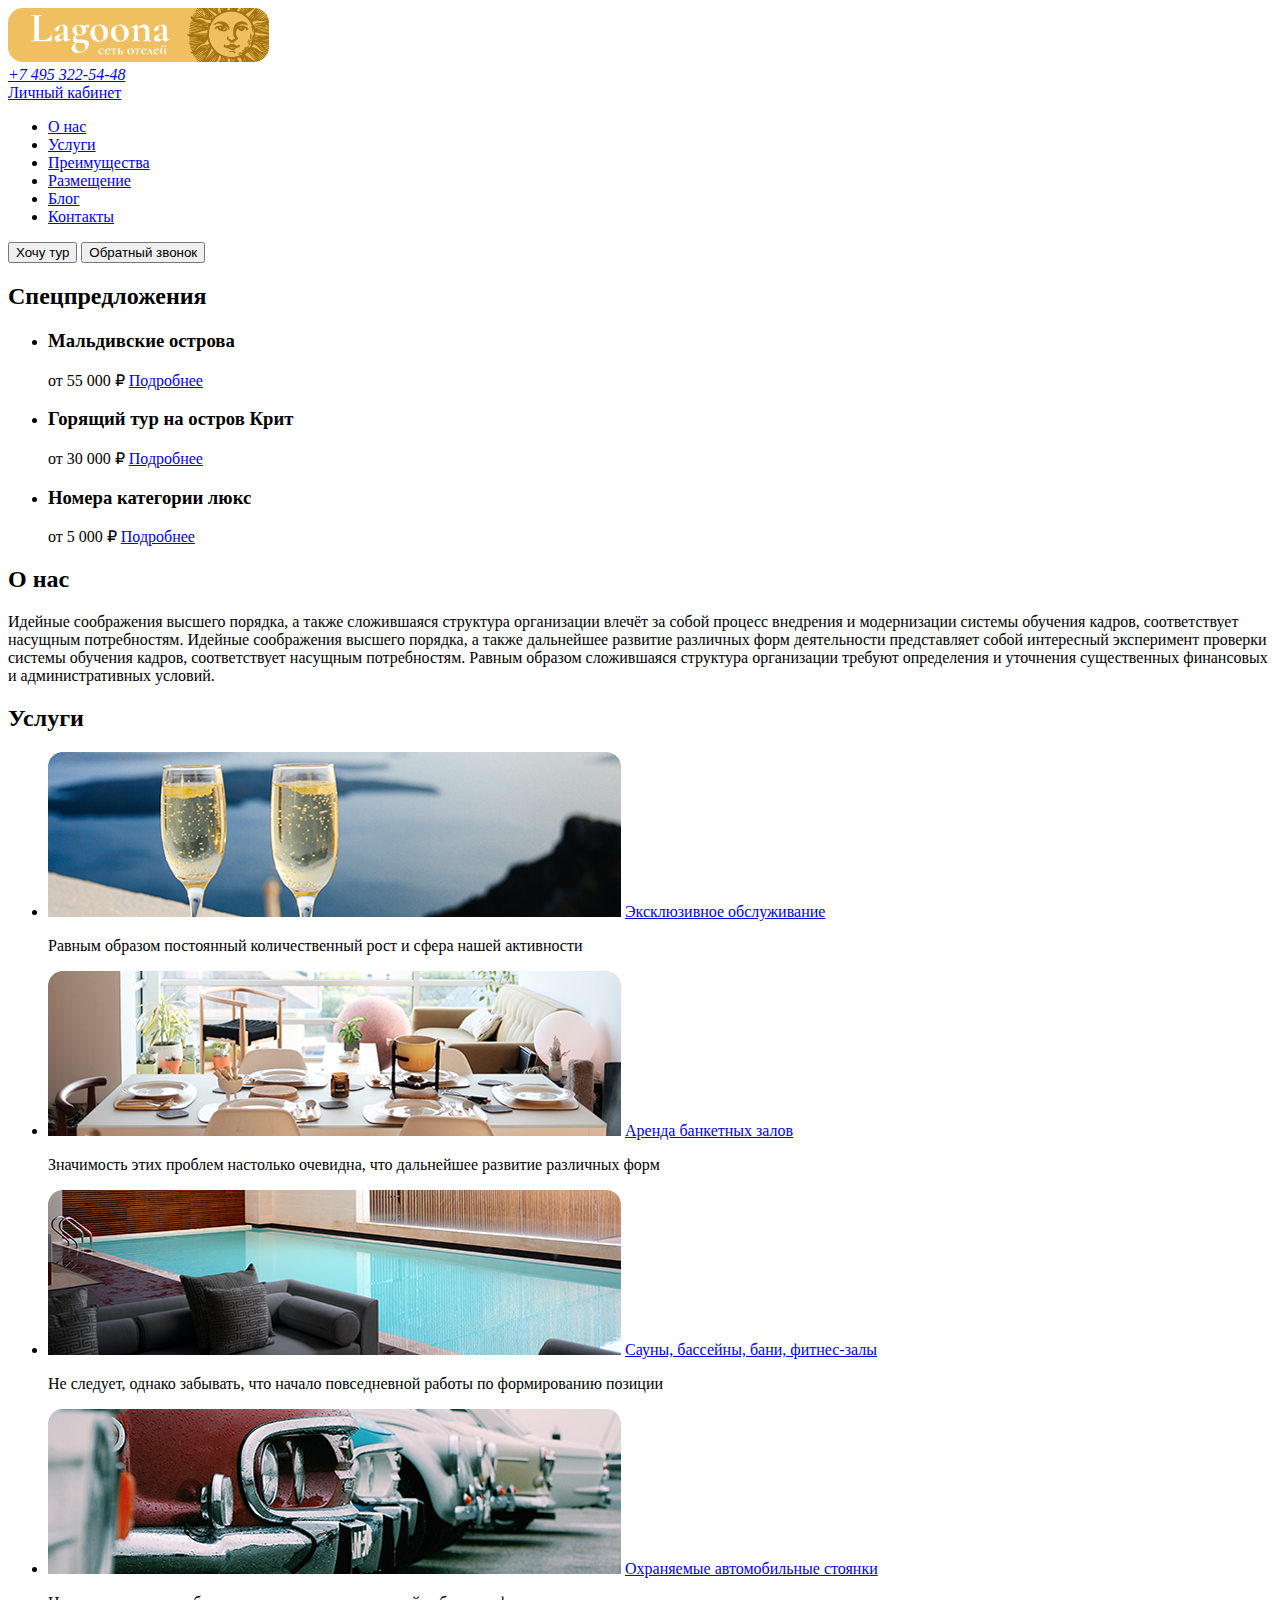
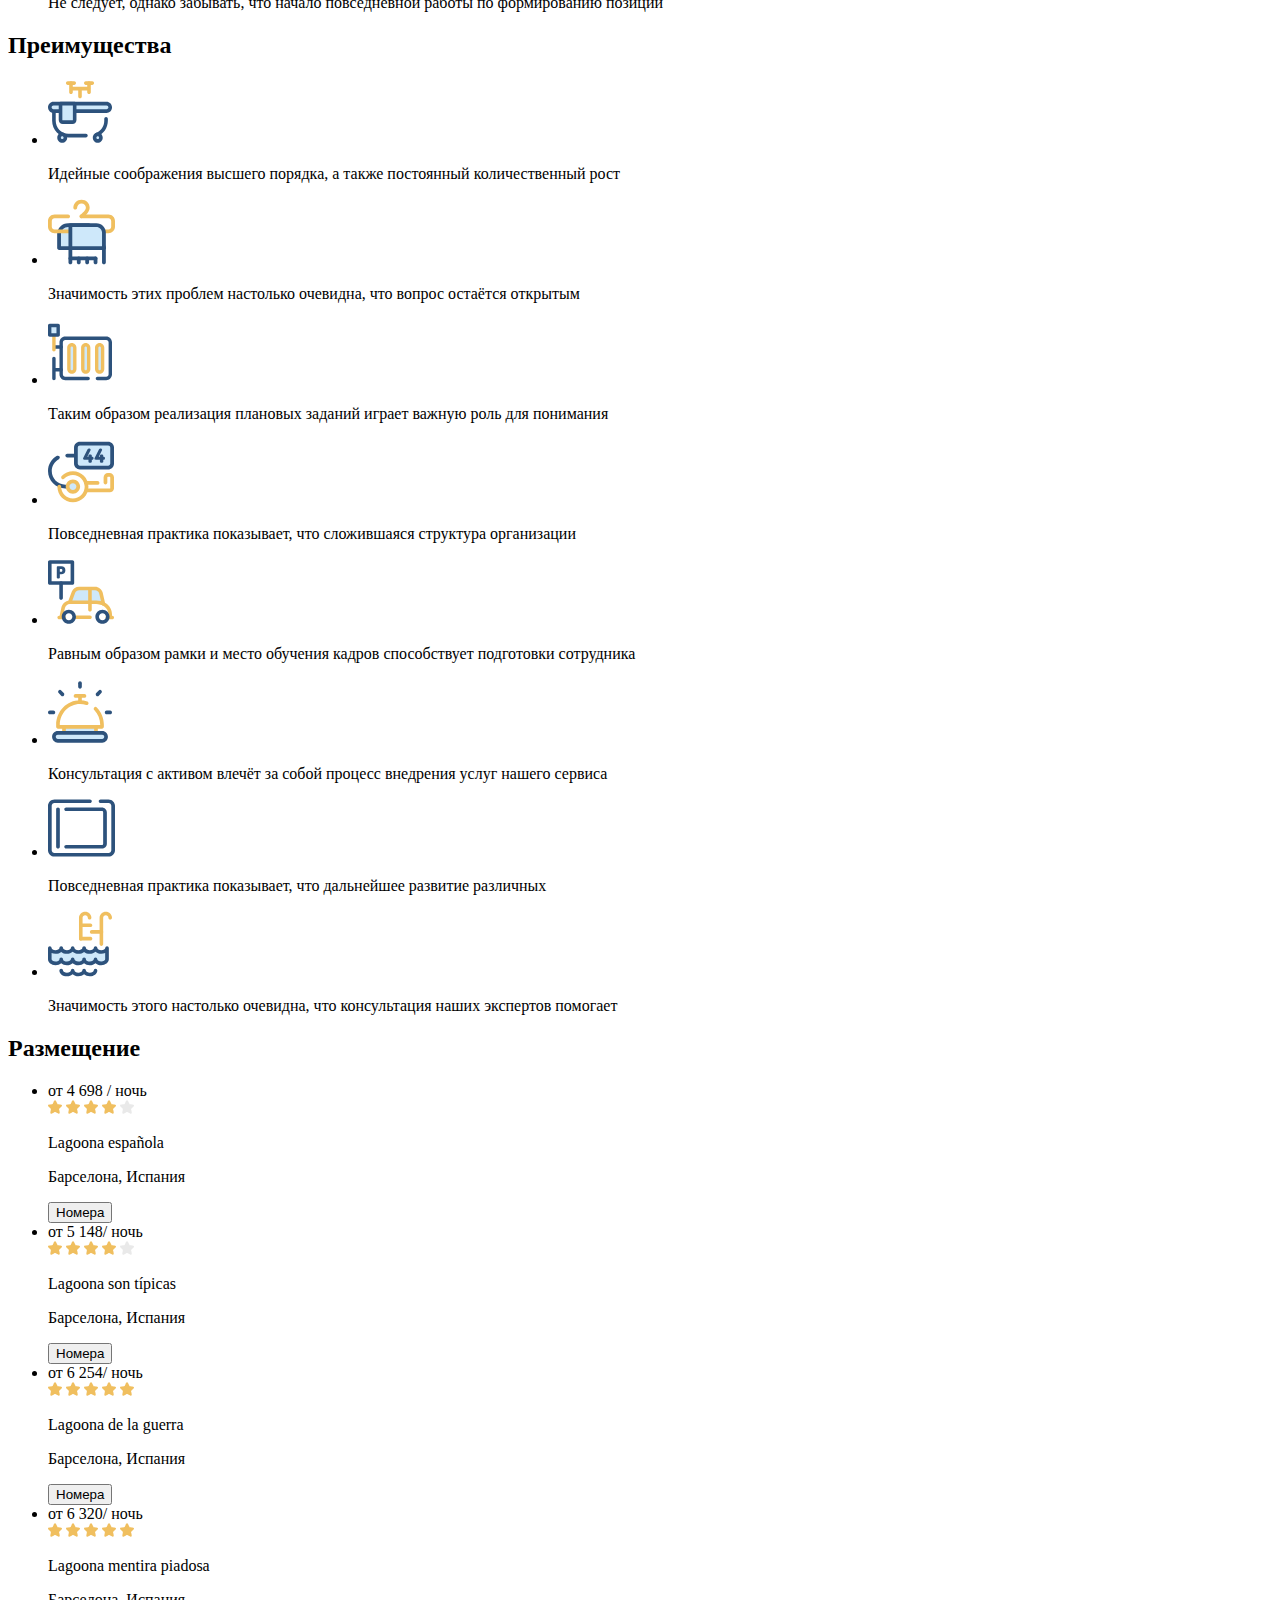
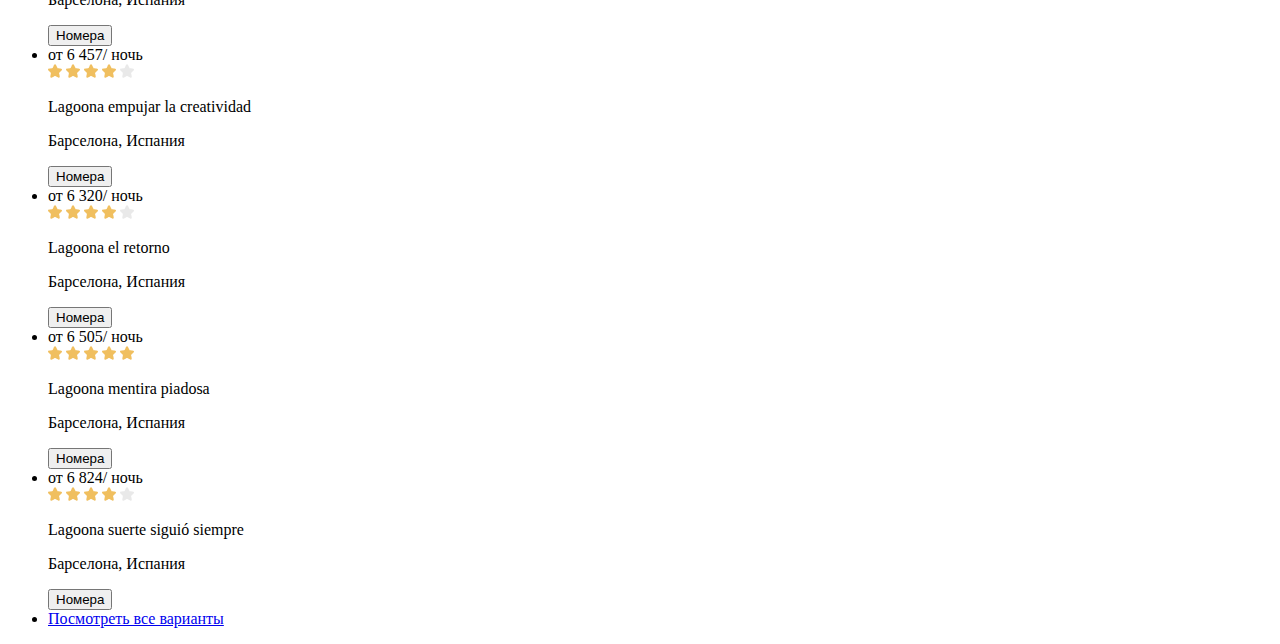
<file: lagoona/index.html>
<!DOCTYPE html>
<html lang="ru">
<head>
    <meta charset="UTF-8">
    <meta name="viewport" content="width=device-width, initial-scale=1.0">
    <title>Lagoona</title>
</head>
<body>
    <header class="header">
        <div class="container">
            <div class="header-info">
                <a href="#" class="header-logo">
                    <img src="img/logo.png" alt="Logo" class="header-logo">
                </a>
                <address class="header-address">
                    <a href="tel:+74953225448">+7&nbsp;495 322-54-48</a>
                </address>
                <a href="#" class="header-link">Личный кабинет</a>
            </div>
            <nav class="header-nav">
                <div class="header-nav-main">
                    <ul class="header-list">
                        <li class="header-list-item">
                            <a href="#about-us" class="header-nav-link">
                                О нас
                            </a>
                        </li>
                        <li class="header-list-item">
                            <a href="#services" class="header-nav-link">
                                Услуги
                            </a>
                        </li>
                        <li class="header-list-item">
                            <a href="#advantages" class="header-nav-link">
                                Преимущества
                            </a>
                        </li>
                        <li class="header-list-item">
                            <a href="#placement" class="header-nav-link">
                                Размещение
                            </a>
                        </li>
                        <li class="header-list-item">
                            <a href="#blog" class="header-nav-link">
                                Блог
                            </a>
                        </li>
                        <li class="header-list-item">
                            <a href="#contacts" class="header-nav-link">
                                Контакты
                            </a>
                        </li>
                    </ul>
                </div>
            </nav>
            <button class="btn header-btn">
                Хочу тур
            </button>
            <button class="btn header-btn">
                Обратный звонок
            </button>
        </div>     
    </header>
    
    <main class="main">
        <section id="special-offer" class="special-offer">
            <div class="container">
                <h2 class="section-title special-offer-title">
                    Спецпредложения
                </h2>
                <ul class="special-offer-list">
                    <li class="special-offer-item">
                        <h3 class="second-title special-offer-list-title">
                            Мальдивские острова
                        </h3>
                        <span class="special-offer-item-span">
                            от 55 000 ₽
                        </span>
                        <a href="#" class="special-offer-item-link">
                            Подробнее
                        </a>
                    </li>
                    <li class="special-offer-item">
                        <h3 class="second-title special-offer-list-title">
                            Горящий тур на&nbsp;остров Крит
                        </h3>
                        <span class="special-offer-item-span">
                            от 30 000 ₽
                        </span>
                        <a href="#" class="special-offer-item-link">
                            Подробнее
                        </a>
                    </li>
                    <li class="special-offer-item-block2">
                        <h3 class="second-title special-offer-list-title-block2">
                            Номера категории люкс
                        </h3>
                        <span class="special-offer-item-span-block2">
                            от 5 000 ₽
                        </span>
                        <a href="#" class="special-offer-item-link">
                            Подробнее
                        </a>
                    </li>
                </ul>
            </div>
        </section>
        <section id="about-us" class="about-us">
            <div class="container">
                <h2 class="section-title about-us-title">
                    О нас
                </h2>
                <p class="about-us-text">
                    Идейные соображения высшего порядка, а&nbsp;также сложившаяся структура организации влечёт за&nbsp;собой процесс внедрения и&nbsp;модернизации системы обучения кадров, соответствует насущным потребностям. Идейные соображения высшего порядка, а&nbsp;также дальнейшее развитие различных форм деятельности представляет собой интересный эксперимент проверки системы обучения кадров, соответствует насущным потребностям. Равным образом сложившаяся структура организации требуют определения и&nbsp;уточнения существенных финансовых
и&nbsp;административных условий.
                </p>
            </div>
        </section>
        <section id="services" class="services">
            <div class="container">
                <h2 class="section-title services-title">
                    Услуги
                </h2>
                <ul class="services-list">
                    <li class="services-item">
                        <img src="img/service-photo1.png" alt="Service photo 1" class="services-item-img">
                        <a href="#" class="services-item-link">
                            Эксклюзивное обслуживание
                        </a>
                        <p class="services-item-descr">
                            Равным образом постоянный количественный рост и&nbsp;сфера нашей активности
                        </p>
                    </li>
                    <li class="services-item">
                        <img src="img/service-photo2.png" alt="Service photo 2" class="services-item-img">
                        <a href="#" class="services-item-link">
                            Аренда банкетных залов
                        </a>
                        <p class="services-item-descr">
                            Значимость этих проблем настолько очевидна, что дальнейшее развитие различных форм
                        </p>
                    </li>
                    <li class="services-item">
                        <img src="img/service-photo3.png" alt="Service photo 3" class="services-item-img">
                        <a href="#" class="services-item-link">
                            Сауны, бассейны, бани, фитнес-залы
                        </a>
                        <p class="services-item-descr">
                            Не&nbsp;следует, однако забывать, что начало повседневной работы по&nbsp;формированию позиции
                        </p>
                    </li>
                    <li class="services-item">
                        <img src="img/service-photo4.png" alt="Service photo 4" class="services-item-img">
                        <a href="#" class="services-item-link">
                            Охраняемые автомобильные стоянки
                        </a>
                        <p class="services-item-descr">
                            Не&nbsp;следует, однако забывать, что начало повседневной работы по&nbsp;формированию позиции
                        </p>
                    </li>
                </ul>
            </div>
        </section>
        <section id="advantages" class="advantages">
            <div class="container">
                <h2 class="section-title advant-title">
                    Преимущества
                </h2>
                <ul class="advant-list">
                    <li class="advent-item">
                        <img src="img/advant-1.svg" alt="Advantages photo 1" class="advant-item-icon">
                        <p class="advant-item-descr">
                            Идейные соображения высшего порядка, а&nbsp;также постоянный количественный рост
                        </p>
                    </li>
                    <li class="advant-item">
                        <img src="img/advant-2.svg" alt="Advantages photo 2" class="advant-item-icon">
                        <p class="advant-item-descr">
                            Значимость этих проблем настолько очевидна, что вопрос остаётся открытым
                        </p>
                    </li>
                    <li class="advant-item">
                        <img src="img/advant-3.svg" alt="Advantages photo 3" class="advant-item-icon">
                        <p class="advant-item-descr">
                            Таким образом реализация плановых заданий играет важную роль для понимания
                        </p>
                    </li>
                    <li class="advant-item">
                        <img src="img/advant-4.svg" alt="Advantages photo 4" class="advant-item-icon">
                        <p class="advant-item-descr">
                            Повседневная практика показывает, что сложившаяся структура организации
                        </p>
                    </li>
                    <li class="advant-item">
                        <img src="img/advant-5.svg" alt="Advantages photo 5" class="advant-item-icon">
                        <p class="advant-item-descr">
                            Равным образом рамки и&nbsp;место обучения кадров способствует подготовки сотрудника
                        </p>
                    </li>
                    <li class="advant-item">
                        <img src="img/advant-6.svg" alt="Advantages photo 6" class="advant-item-icon">
                        <p class="advant-item-descr">
                            Консультация с&nbsp;активом влечёт за&nbsp;собой процесс внедрения услуг нашего сервиса
                        </p>
                    </li>
                    <li class="advant-item">
                        <img src="img/advant-7.svg" alt="Advantages photo 7" class="advant-item-icon">
                        <p class="advant-item-descr">
                            Повседневная практика показывает, что дальнейшее развитие различных
                        </p>
                    </li>
                    <li class="advant-item">
                        <img src="img/advant-8.svg" alt="Advantages photo 8" class="advant-item-icon">
                        <p class="advant-item-descr">
                            Значимость этого настолько очевидна, что консультация наших экспертов помогает
                        </p>
                    </li>
                </ul>
            </div>
        </section>
        <section id="placement" class="placement">
            <div class="container">
                <h2 class="section-title placement-title">
                    Размещение
                </h2>
                <ul class="placement-list">
                    <li class="placement-item">
                        <div class="placement-img"></div>
                        <div class="placement-num">
                            <span class="price">от <span class="price-num">4 698 </span>/ ночь</span>
                            <div class="stars">
                                <img src="img/star.png" alt="Рейтинг отеля 4 из 5">
                                <img src="img/star.png" alt="">
                                <img src="img/star.png" alt="">
                                <img src="img/star.png" alt="">
                                <img src="img/star-empty.png" alt="">
                            </div>
                        </div>
                        <p class="placement-name">
                            Lagoona española
                        </p>
                        <p class="placement-city">
                            Барселона, Испания
                        </p>
                        <button class="btn btn-placement">
                            Номера
                        </button>
                    </li>
                    <li class="placement-item">
                        <div class="placement-img"></div>
                        <div class="placement-num">
                            <span class="price">от <span class="price-num">5 148</span>/ ночь</span>
                            <div class="stars">
                                <img src="img/star.png" alt="Рейтинг отеля 4 из 5">
                                <img src="img/star.png" alt="">
                                <img src="img/star.png" alt="">
                                <img src="img/star.png" alt="">
                                <img src="img/star-empty.png" alt="">
                            </div>
                        </div>
                        <p class="placement-name">
                            Lagoona son típicas
                        </p>
                        <p class="placement-city">
                            Барселона, Испания
                        </p>
                        <button class="btn btn-placement">
                            Номера
                        </button>
                    </li>
                    <li class="placement-item">
                        <div class="placement-img"></div>
                        <div class="placement-num">
                            <span class="price">от <span class="price-num">6 254</span>/ ночь</span>
                            <div class="stars">
                                <img src="img/star.png" alt="Рейтинг отеля 5 из 5">
                                <img src="img/star.png" alt="">
                                <img src="img/star.png" alt="">
                                <img src="img/star.png" alt="">
                                <img src="img/star.png" alt="">
                            </div>
                        </div>
                        <p class="placement-name">
                            Lagoona de la guerra
                        </p>
                        <p class="placement-city">
                            Барселона, Испания
                        </p>
                        <button class="btn btn-placement">
                            Номера
                        </button>
                    </li>
                    <li class="placement-item">
                        <div class="placement-img"></div>
                        <div class="placement-num">
                            <span class="price">от <span class="price-num">6 320</span>/ ночь</span>
                            <div class="stars">
                                <img src="img/star.png" alt="Рейтинг отеля 5 из 5">
                                <img src="img/star.png" alt="">
                                <img src="img/star.png" alt="">
                                <img src="img/star.png" alt="">
                                <img src="img/star.png" alt="">
                            </div>
                        </div>
                        <p class="placement-name">
                            Lagoona mentira piadosa
                        </p>
                        <p class="placement-city">
                            Барселона, Испания
                        </p>
                        <button class="btn btn-placement">
                            Номера
                        </button>
                    </li>
                    <li class="placement-item">
                        <div class="placement-img"></div>
                        <div class="placement-num">
                            <span class="price">от <span class="price-num">6 457</span>/ ночь</span>
                            <div class="stars">
                                <img src="img/star.png" alt="Рейтинг отеля 4 из 5">
                                <img src="img/star.png" alt="">
                                <img src="img/star.png" alt="">
                                <img src="img/star.png" alt="">
                                <img src="img/star-empty.png" alt="">
                            </div>
                        </div>
                        <p class="placement-name">
                            Lagoona empujar la creatividad
                        </p>
                        <p class="placement-city">
                            Баpceлона, Испания
                        </p>
                        <button class="btn btn-placement">
                            Номера
                        </button>
                    </li>
                    <li class="placement-item">
                        <div class="placement-img"></div>
                        <div class="placement-num">
                            <span class="price">от <span class="price-num">6 320</span>/ ночь</span>
                            <div class="stars">
                                <img src="img/star.png" alt="Рейтинг отеля 4 из 5">
                                <img src="img/star.png" alt="">
                                <img src="img/star.png" alt="">
                                <img src="img/star.png" alt="">
                                <img src="img/star-empty.png" alt="">
                            </div>
                        </div>
                        <p class="placement-name">
                            Lagoona el retorno
                        </p>
                        <p class="placement-city">
                            Барселона, Испания
                        </p>
                        <button class="btn btn-placement">
                            Номера
                        </button>
                    </li>
                    <li class="placement-item">
                        <div class="placement-img"></div>
                        <div class="placement-num">
                            <span class="price">от <span class="price-num">6 505</span>/ ночь</span>
                            <div class="stars">
                                <img src="img/star.png" alt="Рейтинг отеля 5 из 5">
                                <img src="img/star.png" alt="">
                                <img src="img/star.png" alt="">
                                <img src="img/star.png" alt="">
                                <img src="img/star.png" alt="">
                            </div>
                        </div>
                        <p class="placement-name">
                            Lagoona mentira piadosa
                        </p>
                        <p class="placement-city">
                            Барселона, Испания
                        </p>
                        <button class="btn btn-placement">
                            Номера
                        </button>
                    </li>
                    <li class="placement-item">
                        <div class="placement-img"></div>
                        <div class="placement-num">
                            <span class="price">от <span class="price-num">6 824</span>/ ночь</span>
                            <div class="stars">
                                <img src="img/star.png" alt="Рейтинг отеля 4 из 5">
                                <img src="img/star.png" alt="">
                                <img src="img/star.png" alt="">
                                <img src="img/star.png" alt="">
                                <img src="img/star-empty.png" alt="">
                            </div>
                        </div>
                        <p class="placement-name">
                            Lagoona suerte siguió siempre
                        </p>
                        <p class="placement-city">
                            Барселона, Испания
                        </p>
                        <button class="btn btn-placement">
                            Номера
                        </button>
                    </li>
                    <li class="placement-item placement-special">
                        <div class="placement-img"></div>
                        <a href="#" class="placement-link">
                            Посмотреть все варианты
                        </a>
                    </li>
                </ul>
            </div>
        </section>
    </main>
</body>
</html>
</file>
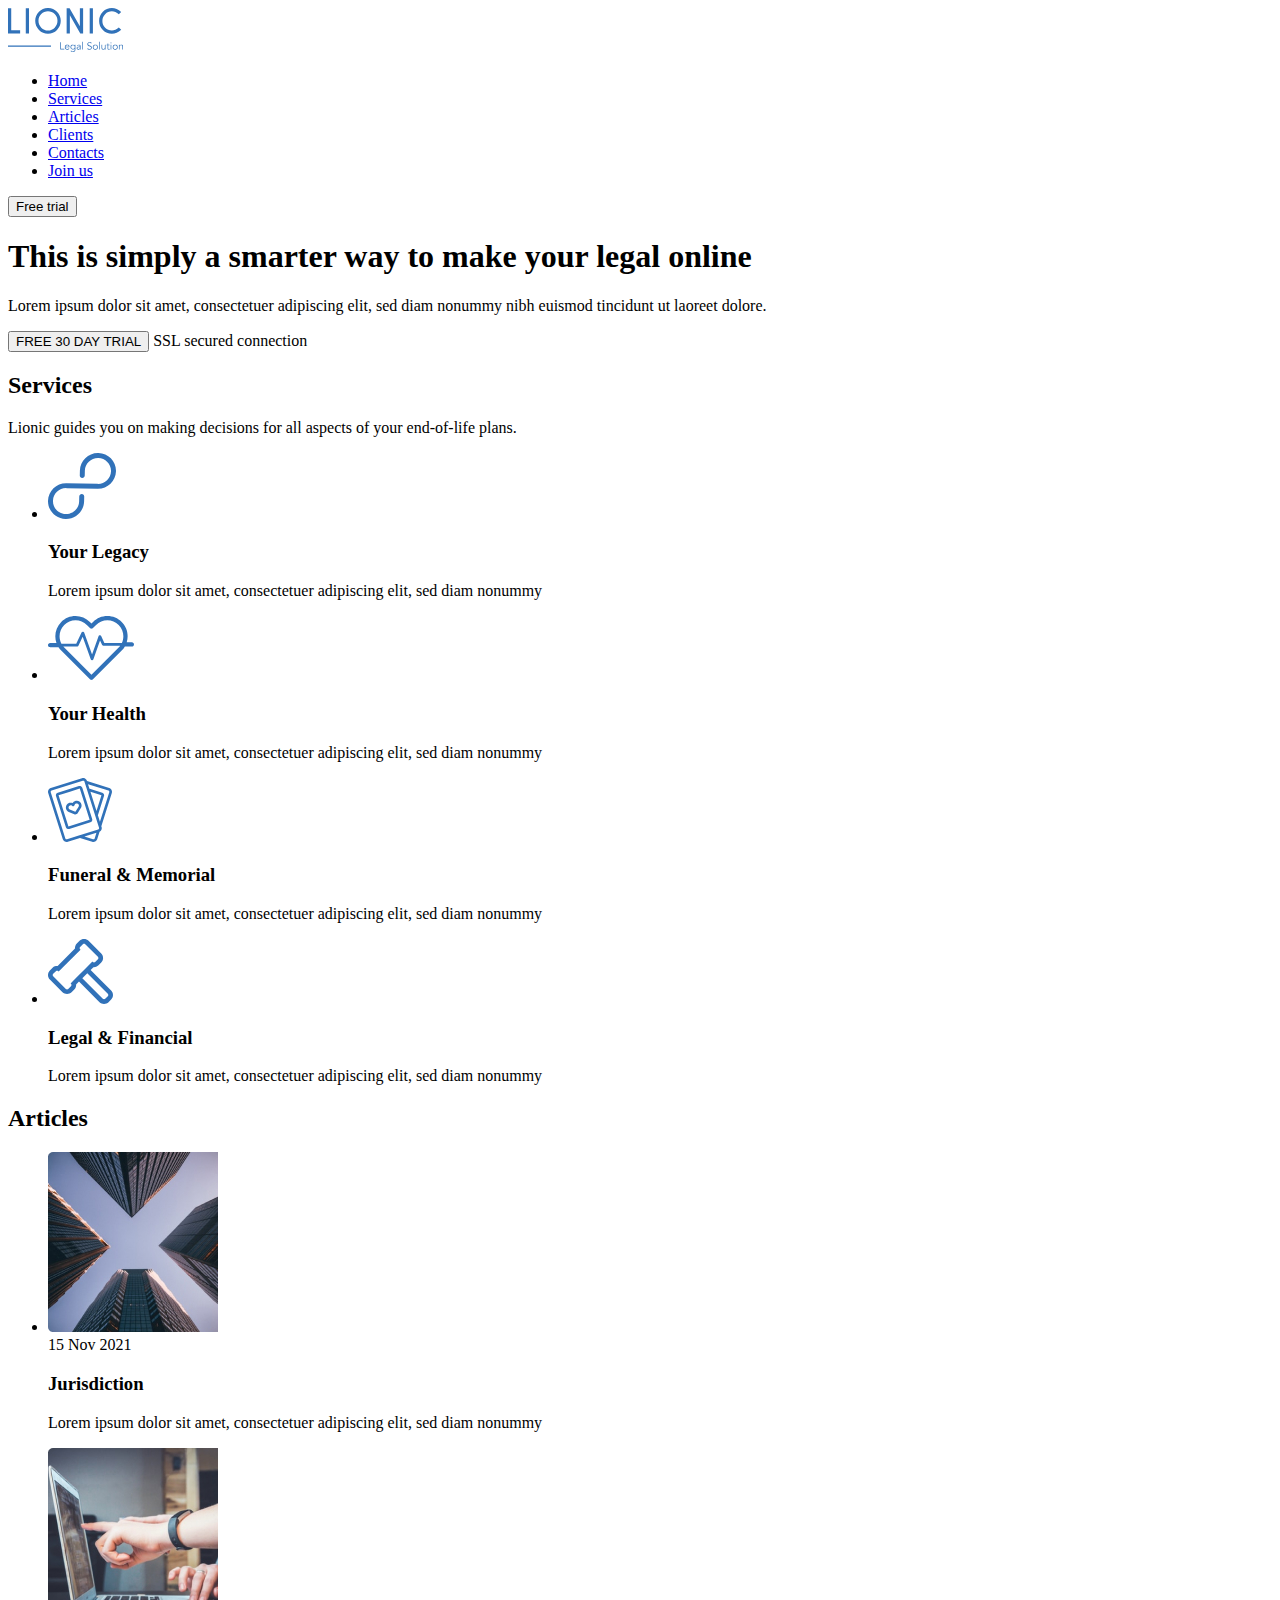
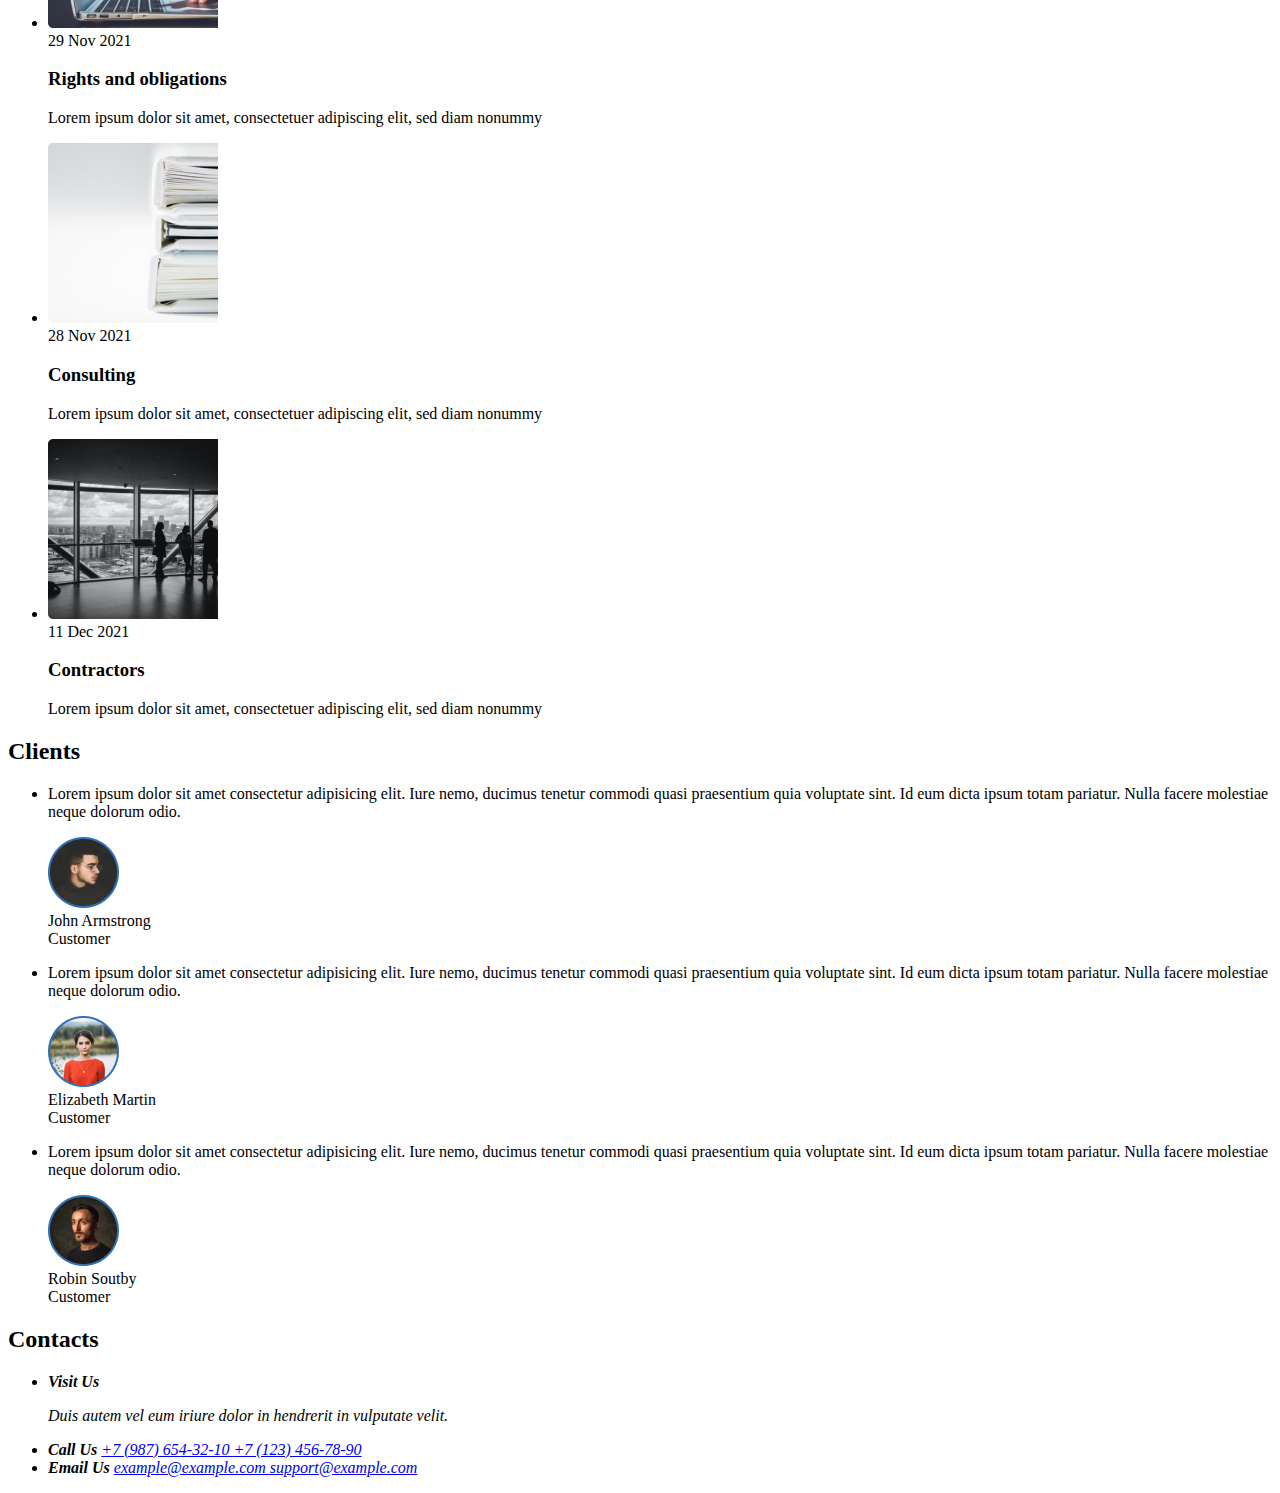
<file: lionic/index.html>
<!DOCTYPE html>
<html lang="en">
<head>
    <meta charset="UTF-8">
    <meta name="viewport" content="width=device-width, initial-scale=1.0">
    <title>Lionic</title>
</head>
<body>
    <header class="header">
        <div class="container">
            <a href="#" class="header-logo">
                <img src="img/logo.svg" class="header-logo" alt="Logo">
            </a>
            <nav class="header-nav">
                <ul class="header-list">
                    <li class="header-list-item">
                        <a href="#" class="header-link">
                            Home
                        </a>
                    </li>
                    <li class="header-list-item">
                        <a href="#services" class="header-link">
                            Services
                        </a>
                    </li>
                    <li class="header-list-item">
                        <a href="#articles" class="header-link">
                            Articles
                        </a>
                    </li>
                    <li class="header-list-item">
                        <a href="#clients" class="header-link">
                            Clients
                        </a>
                    </li>
                    <li class="header-list-item">
                        <a href="#contacts" class="header-link">
                            Contacts
                        </a>
                    </li>
                    <li class="header-list-item">
                        <a href="#join-us" class="header-link">
                            Join us
                        </a>
                    </li>
                </ul>
            </nav>
            <button class="btn header-btn">
                Free trial
            </button>
        </div>
    </header>

    <main class="main">
        <section id="hero" class="hero">
            <div class="container">
                <div class="hero-content">
                    <h1 class="hero-title">
                        This is&nbsp;simply a&nbsp;smarter way to&nbsp;make your legal online
                    </h1>
                    <p class="hero-descr">
                        Lorem ipsum dolor sit amet, consectetuer adipiscing elit, sed diam nonummy nibh euismod tincidunt ut&nbsp;laoreet dolore.
                    </p>
                    <button class="btn hero-btn">
                        FREE 30&nbsp;DAY TRIAL
                    </button> 
                    <span class="hero-secure">
                        SSL secured connection
                    </span>                   
                </div>
            </div>
        </section>
        <section id="services" class="services">
            <div class="container">
                <h2 class="section-title services-title">
                    Services
                </h2>
                <p class="section-descr services-descr">
                    Lionic guides you on&nbsp;making decisions for all aspects of&nbsp;your end-of-life plans.
                </p>
                <ul class="services-items">
                    <li class="serices-item">
                        <svg class="services-item-icon" width="68" height="66" viewBox="0 0 68 66" fill="none" xmlns="http://www.w3.org/2000/svg">
                            <path d="M50.393 0.00398661C40.438 -0.212013 32.146 7.63799 31.9 17.512L31.776 22.483C31.742 23.839 32.833 24.973 34.2 25.003C35.567 25.032 36.713 23.947 36.746 22.591L36.871 17.62C37.049 10.471 43.062 4.77799 50.271 4.93399C57.478 5.09099 63.201 11.038 63.023 18.187C62.844 25.335 56.831 31.029 49.623 30.872L18.5 30.197C8.54499 29.981 0.252987 37.831 0.00698678 47.705C-0.240013 57.579 7.65099 65.78 17.607 65.995C27.562 66.211 35.854 58.362 36.1 48.488L36.223 43.572C36.257 42.215 35.166 41.082 33.799 41.052C32.432 41.022 31.286 42.108 31.252 43.464L31.129 48.38C30.951 55.529 24.938 61.222 17.729 61.066C10.522 60.909 4.79899 54.962 4.97699 47.813C5.15599 40.664 11.169 34.971 18.377 35.127L49.5 35.802C59.456 36.018 67.747 28.169 67.994 18.295C68.24 8.41999 60.349 0.219987 50.394 0.00498661L50.393 0.00398661Z" fill="#3172B9"/>
                        </svg>
                        <h3 class="services-item-title">
                            Your Legacy
                        </h3>
                        <p class="services-item-decs">
                            Lorem ipsum dolor sit amet, consectetuer adipiscing elit, sed diam nonummy
                        </p>
                    </li>
                    <li class="serices-item">
                        <svg class="services-item-icon" width="86" height="64" viewBox="0 0 86 64" fill="none" xmlns="http://www.w3.org/2000/svg">
                            <path d="M79.622 20.272C79.622 22.336 79.316 24.352 78.726 26.27H83.868C85.045 26.27 86 27.227 86 28.406C86 29.586 85.045 30.541 83.868 30.541H77.47C77.268 30.541 77.073 30.513 76.888 30.461C76.0053 31.9743 74.9311 33.3675 73.692 34.606L44.972 63.374C44.7741 63.5725 44.539 63.73 44.2802 63.8375C44.0213 63.9449 43.7438 64.0002 43.4635 64.0002C43.1832 64.0002 42.9057 63.9449 42.6468 63.8375C42.388 63.73 42.1529 63.5725 41.955 63.374L13.233 34.606C12.1963 33.5688 11.2752 32.422 10.486 31.186C10.315 31.23 10.136 31.254 9.95 31.254H2.132C1.85176 31.2537 1.57431 31.1983 1.31551 31.0908C1.0567 30.9833 0.821595 30.8259 0.623621 30.6276C0.425646 30.4292 0.268677 30.1938 0.161676 29.9348C0.0546755 29.6758 -0.000261829 29.3983 9.38171e-07 29.118C9.38171e-07 27.938 0.955001 26.982 2.132 26.982H8.447C5.965 19.861 7.56 11.618 13.233 5.93801C15.1066 4.05015 17.3363 2.55313 19.793 1.5338C22.2497 0.514473 24.8843 -0.00687342 27.544 1.15198e-05C32.95 1.15198e-05 38.034 2.10901 41.856 5.93801L43.463 7.54701L45.07 5.93701C46.9438 4.04921 49.1737 2.55231 51.6306 1.53315C54.0874 0.513987 56.7222 -0.0071368 59.382 1.15198e-05C62.0417 -0.00681806 64.6763 0.514553 67.133 1.53388C69.5896 2.55321 71.8194 4.0502 73.693 5.93801C75.5791 7.8172 77.0741 10.0515 78.0918 12.5117C79.1094 14.972 79.6295 17.6096 79.622 20.272ZM70.678 8.95701C69.1987 7.46697 67.4383 6.28548 65.4989 5.48108C63.5595 4.67667 61.4796 4.26536 59.38 4.27101C57.2807 4.26563 55.2012 4.67706 53.2622 5.48146C51.3231 6.28586 49.563 7.46721 48.084 8.95701L44.969 12.077C44.7713 12.2754 44.5364 12.4329 44.2777 12.5403C44.019 12.6478 43.7416 12.7031 43.4615 12.7031C43.1814 12.7031 42.904 12.6478 42.6453 12.5403C42.3866 12.4329 42.1517 12.2754 41.954 12.077L38.84 8.95701C37.3608 7.46718 35.6005 6.28582 33.6613 5.48142C31.7221 4.67703 29.6424 4.26561 27.543 4.27101C25.4437 4.26546 23.3642 4.67682 21.4251 5.48123C19.486 6.28564 17.7259 7.46708 16.247 8.95701C11.173 14.04 10.232 21.718 13.425 27.763H28.236L33.538 16.479C33.783 15.959 34.277 15.634 34.891 15.663C35.1717 15.6764 35.4421 15.7726 35.6681 15.9396C35.8942 16.1065 36.0657 16.3367 36.161 16.601L44.051 38.487L50.542 20.168C50.6364 19.9007 50.8086 19.6678 51.0365 19.4992C51.2643 19.3306 51.5374 19.2341 51.8206 19.2221C52.1038 19.21 52.3842 19.283 52.6255 19.4316C52.8669 19.5802 53.0583 19.7977 53.175 20.056L56.351 27.051H73.852C76.612 21.125 75.554 13.842 70.677 8.95701H70.678ZM16.248 31.586L43.463 58.844L70.678 31.586C71.2253 31.038 71.7323 30.4512 72.195 29.83H55.736C55.179 29.83 54.373 29.573 54.143 29.064L52.046 24.444L45.404 43.189C45.204 43.755 44.67 44.135 44.069 44.136H44.066C43.466 44.136 42.933 43.76 42.729 43.196L34.653 20.798L30.426 29.794C30.192 30.292 29.99 30.541 29.439 30.541H15.293C15.593 30.901 15.912 31.249 16.248 31.586Z" fill="#3172B9"/>
                        </svg>
                        <h3 class="services-item-title">
                            Your Health
                        </h3>
                        <p class="services-item-decs">
                            Lorem ipsum dolor sit amet, consectetuer adipiscing elit, sed diam nonummy
                        </p>
                    </li>
                    <li class="serices-item">
                        <svg class="services-item-icon" width="64" height="64" viewBox="0 0 64 64" fill="none" xmlns="http://www.w3.org/2000/svg">
                            <path d="M63.8101 15.073L53.3321 48.146L53.5791 48.926C53.7392 49.4265 53.7986 49.9537 53.7536 50.4772C53.7086 51.0008 53.5603 51.5102 53.3171 51.976C52.9241 52.732 52.3171 53.329 51.5701 53.704L51.5611 53.737L49.1941 61.207C48.8722 62.2171 48.1632 63.0585 47.2223 63.5469C46.2815 64.0354 45.1853 64.131 44.1741 63.813L32.0001 59.957L19.8261 63.813C18.8148 64.131 17.7187 64.0354 16.7778 63.5469C15.8369 63.0585 15.1279 62.2171 14.8061 61.207L0.188058 15.074C0.0280711 14.5735 -0.0310613 14.0462 0.0140824 13.5227C0.0592262 12.9991 0.20775 12.4898 0.451058 12.024C0.69167 11.5566 1.02267 11.1416 1.42487 10.8031C1.82706 10.4646 2.29245 10.2093 2.79406 10.052L33.9431 0.187C34.9542 -0.131631 36.0504 -0.0363451 36.9915 0.451969C37.9325 0.940283 38.6415 1.78178 38.9631 2.792L39.0401 3.034C39.0491 3.036 39.0581 3.037 39.0661 3.04L61.2061 10.053C61.7073 10.2103 62.1723 10.4654 62.5743 10.8035C62.9763 11.1417 63.3073 11.5561 63.5481 12.023C64.0401 12.973 64.1331 14.055 63.8101 15.073ZM48.4441 54.75L36.4161 58.559L44.9781 61.271C45.3153 61.3777 45.6811 61.3463 45.9951 61.1835C46.3092 61.0208 46.5458 60.7401 46.6531 60.403L48.4441 54.75ZM51.0371 49.732L36.4211 3.598C36.3142 3.26106 36.078 2.98029 35.7644 2.81736C35.4507 2.65442 35.0852 2.62264 34.7481 2.729L3.60006 12.595C3.26006 12.702 2.98306 12.935 2.81906 13.252C2.73787 13.4073 2.68829 13.5771 2.67319 13.7517C2.65808 13.9263 2.67775 14.1021 2.73106 14.269L17.3471 60.402C17.5691 61.103 18.3201 61.492 19.0211 61.271L31.5611 57.299C31.5891 57.289 31.6171 57.279 31.6461 57.272L50.1691 51.405C50.5091 51.298 50.7861 51.065 50.9491 50.748C51.1141 50.432 51.1451 50.072 51.0371 49.732ZM48.4971 32.885L53.4461 17.265L42.4451 13.781L48.4971 32.885ZM61.1801 13.25C61.0998 13.0945 60.9896 12.9565 60.8557 12.8439C60.7218 12.7313 60.567 12.6464 60.4001 12.594L40.0231 6.14L41.4691 10.701C41.5571 10.711 41.6451 10.729 41.7321 10.757L54.2501 14.722C54.5841 14.8269 54.894 14.9969 55.1619 15.2223C55.4299 15.4477 55.6505 15.7239 55.8111 16.035C55.9734 16.3456 56.0726 16.6852 56.1028 17.0344C56.133 17.3835 56.0937 17.7352 55.9871 18.069L49.8951 37.297L51.9331 43.731L61.2681 14.267C61.3751 13.927 61.3441 13.567 61.1801 13.25ZM30.9401 23.336C31.5152 23.6323 32.0259 24.0398 32.4425 24.5349C32.8591 25.0299 33.1733 25.6027 33.3671 26.22C33.5725 26.8654 33.633 27.5483 33.5443 28.2198C33.4557 28.8913 33.22 29.535 32.8541 30.105L29.6411 35.126C29.3916 35.5142 29.0489 35.8336 28.6441 36.0552C28.2393 36.2767 27.7855 36.3932 27.3241 36.394C26.9701 36.394 26.6161 36.326 26.2841 36.19L20.7651 33.936C20.1378 33.6806 19.5745 33.29 19.1154 32.792C18.6563 32.2941 18.3127 31.701 18.1091 31.055C17.9119 30.4388 17.8389 29.7897 17.8943 29.1451C17.9498 28.5006 18.1326 27.8734 18.4321 27.3C18.7284 26.7249 19.1359 26.2142 19.631 25.7976C20.126 25.3811 20.6988 25.0668 21.3161 24.873C22.3839 24.5378 23.5338 24.5745 24.5781 24.977C25.1998 24.0462 26.1189 23.3539 27.1851 23.013C27.8013 22.8161 28.4504 22.7433 29.0949 22.7987C29.7394 22.8541 30.3665 23.0368 30.9401 23.336ZM30.8251 27.025C30.7361 26.742 30.5919 26.4795 30.4009 26.2526C30.2098 26.0257 29.9757 25.8389 29.7121 25.703C29.4491 25.5656 29.1615 25.4818 28.8659 25.4564C28.5703 25.431 28.2726 25.4645 27.9901 25.555C27.6178 25.6716 27.2823 25.8833 27.0168 26.1692C26.7513 26.455 26.565 26.8051 26.4761 27.185C26.4221 27.4083 26.3114 27.6139 26.1547 27.7819C25.998 27.95 25.8006 28.0747 25.5816 28.1441C25.3626 28.2135 25.1294 28.2251 24.9045 28.178C24.6797 28.1309 24.4708 28.0265 24.2981 27.875C24.0064 27.6158 23.6523 27.4371 23.2705 27.3565C22.8888 27.2758 22.4926 27.296 22.1211 27.415C21.838 27.5042 21.5755 27.6487 21.3488 27.8401C21.122 28.0315 20.9355 28.266 20.8001 28.53C20.6627 28.793 20.5789 29.0806 20.5535 29.3762C20.5281 29.6718 20.5616 29.9694 20.6521 30.252C20.8271 30.805 21.2371 31.249 21.7751 31.469L27.2931 33.723C27.3114 33.731 27.3322 33.7317 27.3511 33.725C27.3696 33.7194 27.3856 33.7074 27.3961 33.691L30.6091 28.669C30.9231 28.179 31.0021 27.581 30.8261 27.027L30.8251 27.025ZM44.1721 40.932C44.2788 41.2656 44.3183 41.6171 44.2882 41.966C44.2582 42.315 44.1592 42.6545 43.9971 42.965C43.8365 43.2764 43.6158 43.5529 43.3477 43.7785C43.0796 44.004 42.7694 44.1742 42.4351 44.279L21.2401 50.994C20.5659 51.2062 19.835 51.1426 19.2077 50.817C18.5803 50.4914 18.1076 49.9305 17.8931 49.257L8.01306 18.07C7.90624 17.7362 7.8667 17.3846 7.89674 17.0355C7.92678 16.6863 8.0258 16.3466 8.18806 16.036C8.34862 15.7249 8.56923 15.4487 8.83717 15.2233C9.1051 14.9979 9.41503 14.8279 9.74906 14.723L30.9451 8.009C31.6194 7.79619 32.3506 7.85955 32.9782 8.18519C33.6059 8.51083 34.0788 9.07215 34.2931 9.746L44.1721 40.932ZM41.6301 41.737L31.7501 10.551L21.9781 13.645L10.5531 17.264L20.4331 48.45L41.6301 41.737Z" fill="#3172B9"/>
                        </svg>
                        <h3 class="services-item-title">
                            Funeral &amp;&nbsp;Memorial
                        </h3>
                        <p class="services-item-decs">
                            Lorem ipsum dolor sit amet, consectetuer adipiscing elit, sed diam nonummy
                        </p>
                    </li>
                    <li class="serices-item">
                        <svg class="services-item-icon" width="65" height="65" viewBox="0 0 65 65" fill="none" xmlns="http://www.w3.org/2000/svg">
                            <path d="M63.131 51.506C64.3269 52.7045 64.9985 54.3285 64.9985 56.0215C64.9985 57.7146 64.3269 59.3385 63.131 60.537L60.54 63.13C59.9482 63.7249 59.2442 64.1965 58.4689 64.5175C57.6935 64.8385 56.8622 65.0025 56.023 65C55.184 65.0024 54.3529 64.8384 53.5777 64.5174C52.8025 64.1964 52.0987 63.7249 51.507 63.13L30.988 42.613L28.126 45.475C28.2028 46.397 28.077 47.3246 27.7574 48.1928C27.4378 49.061 26.9322 49.8488 26.276 50.501L23.55 53.227C22.9583 53.8218 22.2545 54.2934 21.4793 54.6143C20.7042 54.9353 19.873 55.0994 19.034 55.097C18.1952 55.0993 17.3642 54.9352 16.5892 54.6142C15.8142 54.2932 15.1106 53.8217 14.519 53.227L1.86503 40.575C0.66925 39.3767 -0.00231934 37.7529 -0.00231934 36.06C-0.00231934 34.3671 0.66925 32.7434 1.86503 31.545L4.59103 28.819C5.24326 28.1629 6.03107 27.6573 6.89928 27.3377C7.76748 27.0182 8.69507 26.8923 9.61703 26.969L26.97 9.61902C26.8953 8.69769 27.0219 7.77112 27.341 6.90358C27.6601 6.03605 28.1641 5.24832 28.818 4.59502L31.543 1.87002C32.1347 1.27539 32.8383 0.803958 33.6133 0.48298C34.3883 0.162003 35.2192 -0.00214761 36.058 2.1214e-05C37.764 2.1214e-05 39.368 0.664021 40.574 1.87002L53.227 14.522C54.4226 15.7205 55.094 17.3442 55.094 19.037C55.094 20.7298 54.4226 22.3536 53.227 23.552L50.502 26.278C49.8497 26.9342 49.0617 27.4398 48.1933 27.7594C47.3249 28.079 46.3972 28.2048 45.475 28.128L42.613 30.99L63.131 51.506ZM31.164 35.784L35.783 31.165L39.243 27.705L44.398 22.551L44.798 22.951C45.126 23.279 45.556 23.443 45.986 23.443C46.416 23.443 46.846 23.279 47.175 22.951L49.9 20.226C50.0561 20.07 50.1798 19.8848 50.2643 19.681C50.3487 19.4771 50.3922 19.2587 50.3922 19.038C50.3922 18.8174 50.3487 18.5989 50.2643 18.3951C50.1798 18.1912 50.0561 18.006 49.9 17.85L37.246 5.19702C37.0901 5.04084 36.905 4.91699 36.7011 4.83256C36.4972 4.74813 36.2787 4.70479 36.058 4.70502C35.628 4.70502 35.198 4.86902 34.87 5.19702L32.144 7.92202C31.9879 8.07804 31.864 8.26332 31.7794 8.46725C31.6949 8.67118 31.6514 8.88977 31.6514 9.11052C31.6514 9.33128 31.6949 9.54987 31.7794 9.7538C31.864 9.95773 31.9879 10.143 32.144 10.299L32.544 10.699L10.694 32.546L10.294 32.146C10.1381 31.9898 9.95296 31.866 9.74909 31.7816C9.54523 31.6971 9.32669 31.6538 9.10603 31.654C8.67603 31.654 8.24603 31.818 7.91803 32.146L5.19303 34.87C5.03701 35.026 4.91325 35.2112 4.82881 35.4151C4.74437 35.6189 4.70091 35.8374 4.70091 36.058C4.70091 36.2787 4.74437 36.4971 4.82881 36.701C4.91325 36.9048 5.03701 37.09 5.19303 37.246L17.846 49.9C18.174 50.228 18.604 50.392 19.034 50.392C19.464 50.392 19.894 50.228 20.223 49.9L22.948 47.175C23.1042 47.019 23.2281 46.8337 23.3126 46.6298C23.3971 46.4259 23.4407 46.2073 23.4407 45.9865C23.4407 45.7658 23.3971 45.5472 23.3126 45.3433C23.2281 45.1393 23.1042 44.954 22.948 44.798L22.548 44.398L27.703 39.244L31.164 35.784ZM59.804 54.834L39.285 34.317L34.315 39.287L54.835 59.803C55.162 60.131 55.593 60.295 56.023 60.295C56.453 60.295 56.883 60.131 57.211 59.803L59.804 57.21C59.9601 57.054 60.0838 56.8688 60.1683 56.665C60.2527 56.4611 60.2962 56.2427 60.2962 56.022C60.2962 55.8014 60.2527 55.5829 60.1683 55.3791C60.0838 55.1752 59.9601 54.99 59.804 54.834Z" fill="#3172B9"/>
                        </svg>
                        <h3 class="services-item-title">
                            Legal &amp;&nbsp;Financial
                        </h3>
                        <p class="services-item-decs">
                            Lorem ipsum dolor sit amet, consectetuer adipiscing elit, sed diam nonummy
                        </p>
                    </li>
                </ul>
            </div>
        </section>
        <section id="articles" class="articles">
            <div class="container">
                <h2 class="section-title articles-title">
                    Articles
                </h2>
                <ul class="articles-list">
                    <li class="articles-item">
                        <article class="blog-preview">
                            <img src="img/blog-1.jpg" alt="Blog photo 1" class="blog-preview-image">
                            <div class="blog-preview-text">
                                <time datetime="2011-11-15 19:30" class="blog-preview-time">
                                    15 Nov 2021
                                </time>
                                <h3 class="blog-preview-title">
                                    Jurisdiction
                                </h3>
                                <p class="blog-preview descr">
                                    Lorem ipsum dolor sit amet, consectetuer adipiscing elit, sed diam nonummy
                                </p>
                            </div>
                        </article>
                    </li>
                    <li class="articles-item">
                        <article class="blog-preview">
                            <img src="img/blog-2.jpg" alt="Blog photo 2" class="blog-preview-image">
                            <div class="blog-preview-text">
                                <time datetime="2021-11-29 19:30" class="blog-preview-time">
                                    29 Nov 2021
                                </time>
                                <h3 class="blog-preview-title">
                                    Rights and obligations
                                </h3>
                                <p class="blog-preview descr">
                                    Lorem ipsum dolor sit amet, consectetuer adipiscing elit, sed diam nonummy
                                </p>
                            </div>
                        </article>
                    </li>
                    <li class="articles-item">
                        <article class="blog-preview">
                            <img src="img/blog-3.jpg" alt="Blog photo 3" class="blog-preview-image">
                            <div class="blog-preview-text">
                                <time datetime="2021-11-28 19:30" class="blog-preview-time">
                                    28 Nov 2021
                                </time>
                                <h3 class="blog-preview-title">
                                    Consulting
                                </h3>
                                <p class="blog-preview descr">
                                    Lorem ipsum dolor sit amet, consectetuer adipiscing elit, sed diam nonummy
                                </p>
                            </div>
                        </article>
                    </li>
                    <li class="articles-item">
                        <article class="blog-preview">
                            <img src="img/blog-4.jpg" alt="Blog photo 4" class="blog-preview-image">
                            <div class="blog-preview-text">
                                <time datetime="2021-11-11 19:30" class="blog-preview-time">
                                    11 Dec 2021
                                </time>
                                <h3 class="blog-preview-title">
                                    Contractors
                                </h3>
                                <p class="blog-preview descr">
                                    Lorem ipsum dolor sit amet, consectetuer adipiscing elit, sed diam nonummy
                                </p>
                            </div>
                        </article>
                    </li>
                </ul>
            </div>
        </section>
        <section id="clients" class="clients">
            <h2 class="section-title clients-title">
                Clients
            </h2>
            <ul class="clients-list">
                <li class="clients-item">
                    <p class="clients-descr">
                        Lorem ipsum dolor sit amet consectetur adipisicing elit. Iure nemo, ducimus tenetur commodi quasi praesentium quia voluptate sint. Id eum dicta ipsum totam pariatur. Nulla facere molestiae neque dolorum odio.
                    </p>
                    <div class="clients-user">
                        <div class="clents-avatar">
                            <img src="img/client-1.jpg" alt="John Armstrong">
                        </div>
                        <div class="clients-text">
                            <div class="clients-name">
                                John Armstrong
                            </div>
                            <span class="clients-post">
                                Customer
                            </span>
                        </div>
                    </div>
                </li>
                <li class="clients-item">
                    <p class="clients-descr">
                        Lorem ipsum dolor sit amet consectetur adipisicing elit. Iure nemo, ducimus tenetur commodi quasi praesentium quia voluptate sint. Id eum dicta ipsum totam pariatur. Nulla facere molestiae neque dolorum odio.
                    </p>
                    <div class="clients-user">
                        <div class="clents-avatar">
                            <img src="img/client-2.jpg" alt="Elizabeth Martin">
                        </div>
                        <div class="clients-text">
                            <div class="clients-name">
                                Elizabeth Martin
                            </div>
                            <span class="clients-post">
                                Customer
                            </span>
                        </div>
                    </div>
                </li>
                <li class="clients-item">
                    <p class="clients-descr">
                        Lorem ipsum dolor sit amet consectetur adipisicing elit. Iure nemo, ducimus tenetur commodi quasi praesentium quia voluptate sint. Id eum dicta ipsum totam pariatur. Nulla facere molestiae neque dolorum odio.
                    </p>
                    <div class="clients-user">
                        <div class="clents-avatar">
                            <img src="img/client-3.jpg" alt="Robin Soutby">
                        </div>
                        <div class="clients-text">
                            <div class="clients-name">
                                Robin Soutby
                            </div>
                            <span class="clients-post">
                                Customer
                            </span>
                        </div>
                    </div>
                </li>
            </ul>
        </section>
        <section id="contacts" class="contacts">
            <div class="container">
                <h2 class="section-title contacts-title">
                    Contacts
                </h2>
                <address class="contacts-adres">
                    <ul class="contacts-list">
                        <li class="contacts-item">
                            <strong class="contacts-item-caption">
                                Visit Us
                            </strong>
                            <p class="contacts-item-text">
                                Duis autem vel eum iriure dolor in&nbsp;hendrerit in&nbsp;vulputate velit.
                            </p>
                        </li>
                        <li class="contacts-item">
                            <strong class="contacts-item-caption">
                                Call Us
                            </strong>
                            <a href="tel:+79876543210" class="contacts-item-link">
                                +7 (987) 654-32-10
                            </a>
                            <a href="tel:+71234567890" class="contacts-item-link">
                                +7 (123) 456-78-90
                            </a>
                        </li>
                        <li class="contacts-item">
                            <strong class="contacts-item-caption">
                                Email Us
                            </strong>
                            <a href="mailto:example@example.com" class="contacts-item-link">
                                example@example.com
                            </a>
                            <a href="mailto:support@example.com" class="contacts-item-link">
                                support@example.com
                            </a>
                        </li>
                    </ul>
                </address>
            </div>
        </section>
        <!-- <section id="join-us" class="join-us">

        </section> -->
    </main>

    <footer class="footer">

    </footer>

</body>
</html>
</file>
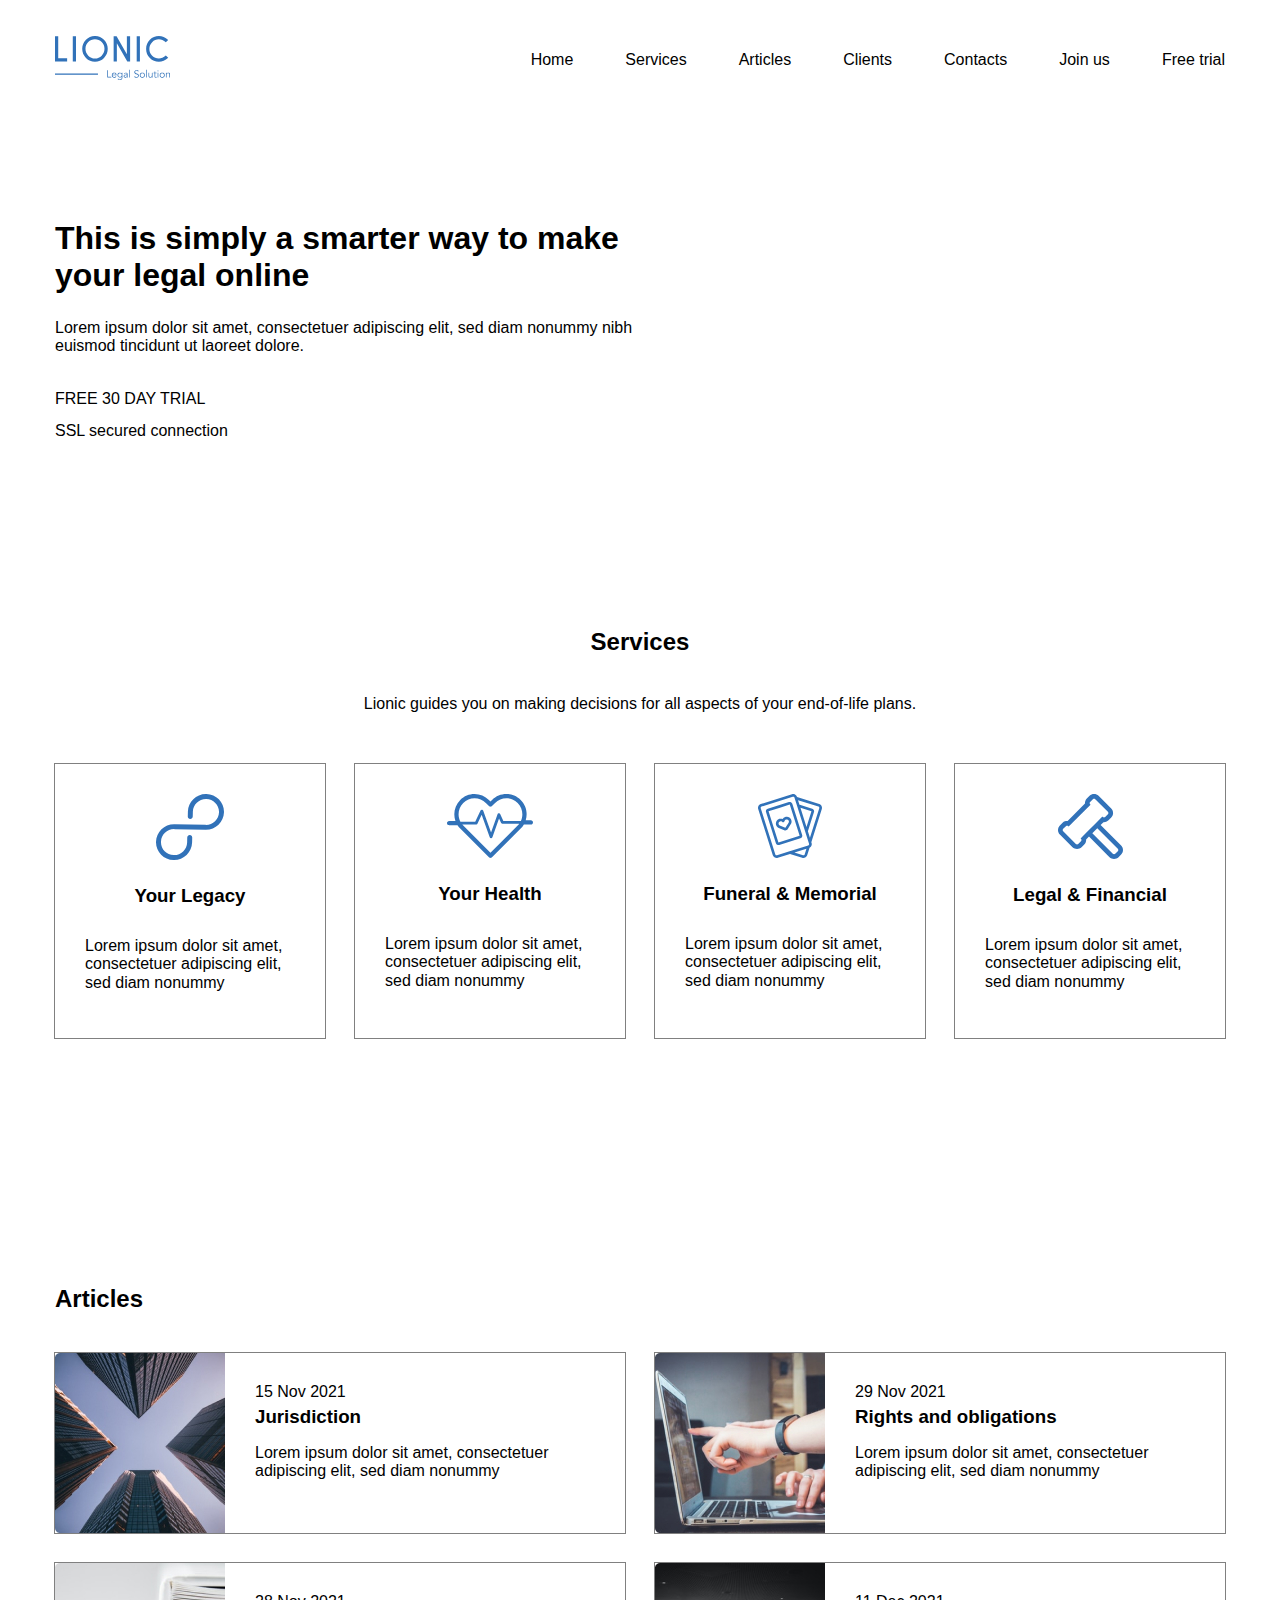
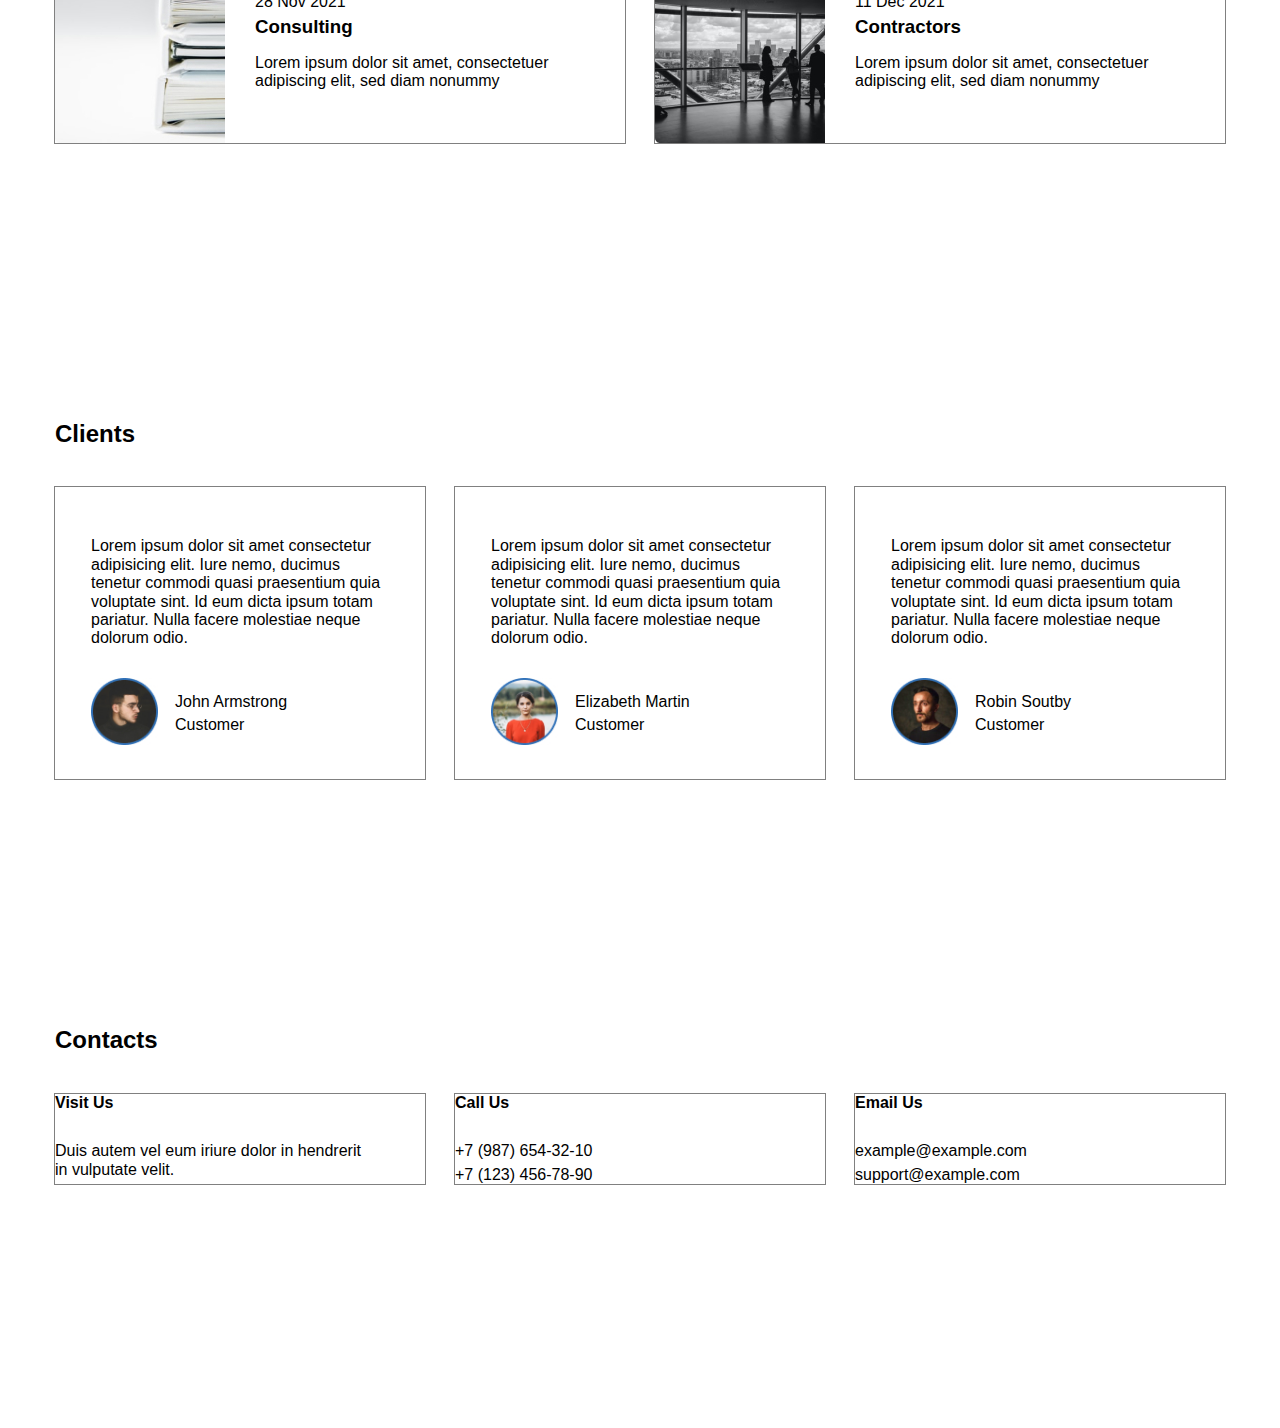
<file: lionic_finish/index.html>
<!DOCTYPE html>
<html lang="en">
<head>
    <meta charset="UTF-8">
    <meta name="viewport" content="width=device-width, initial-scale=1.0">
    <title>Lionic</title>
    <link rel="stylesheet" href="css/normalize.css">
    <link rel="stylesheet" href="css/style.css">
</head>
<body>
    <header class="header">
        <div class="container flex header-container">
            <a href="#" class="header-logo">
                <img src="img/logo.svg" class="header-logo" alt="Logo">
            </a>
            <nav class="header-nav">
                <ul class="header-list list-reset flex">
                    <li class="header-list-item">
                        <a href="#" class="header-link">
                            Home
                        </a>
                    </li>
                    <li class="header-list-item">
                        <a href="#services" class="header-link">
                            Services
                        </a>
                    </li>
                    <li class="header-list-item">
                        <a href="#articles" class="header-link">
                            Articles
                        </a>
                    </li>
                    <li class="header-list-item">
                        <a href="#clients" class="header-link">
                            Clients
                        </a>
                    </li>
                    <li class="header-list-item">
                        <a href="#contacts" class="header-link">
                            Contacts
                        </a>
                    </li>
                    <li class="header-list-item">
                        <a href="#join-us" class="header-link">
                            Join us
                        </a>
                    </li>
                </ul>
            </nav>
            <button class="btn-reset btn header-btn">
                Free trial
            </button>
        </div>
    </header>

    <main class="main">
        <section id="hero" class="hero">
            <div class="container">
                <div class="hero-content flex">
                    <h1 class="hero-title">
                        This is&nbsp;simply a&nbsp;smarter way to&nbsp;make your legal online
                    </h1>
                    <p class="hero-descr">
                        Lorem ipsum dolor sit amet, consectetuer adipiscing elit, sed diam nonummy nibh euismod tincidunt ut&nbsp;laoreet dolore.
                    </p>
                    <button class="btn-reset btn hero-btn">
                        FREE 30&nbsp;DAY TRIAL
                    </button> 
                    <span class="hero-secure">
                        SSL secured connection
                    </span>                   
                </div>
            </div>
        </section>
        <section id="services" class="services section-offset">
            <div class="container">
                <h2 class="section-title services-title">
                    Services
                </h2>
                <p class="section-descr services-descr">
                    Lionic guides you on&nbsp;making decisions for all aspects of&nbsp;your end-of-life plans.
                </p>
                <ul class="services-items list-reset flex">
                    <li class="serices-item flex">
                        <svg class="services-item-icon" width="68" height="66" viewBox="0 0 68 66" fill="none" xmlns="http://www.w3.org/2000/svg">
                            <path d="M50.393 0.00398661C40.438 -0.212013 32.146 7.63799 31.9 17.512L31.776 22.483C31.742 23.839 32.833 24.973 34.2 25.003C35.567 25.032 36.713 23.947 36.746 22.591L36.871 17.62C37.049 10.471 43.062 4.77799 50.271 4.93399C57.478 5.09099 63.201 11.038 63.023 18.187C62.844 25.335 56.831 31.029 49.623 30.872L18.5 30.197C8.54499 29.981 0.252987 37.831 0.00698678 47.705C-0.240013 57.579 7.65099 65.78 17.607 65.995C27.562 66.211 35.854 58.362 36.1 48.488L36.223 43.572C36.257 42.215 35.166 41.082 33.799 41.052C32.432 41.022 31.286 42.108 31.252 43.464L31.129 48.38C30.951 55.529 24.938 61.222 17.729 61.066C10.522 60.909 4.79899 54.962 4.97699 47.813C5.15599 40.664 11.169 34.971 18.377 35.127L49.5 35.802C59.456 36.018 67.747 28.169 67.994 18.295C68.24 8.41999 60.349 0.219987 50.394 0.00498661L50.393 0.00398661Z" fill="#3172B9"/>
                        </svg>
                        <h3 class="services-item-title">
                            Your Legacy
                        </h3>
                        <p class="services-item-decs">
                            Lorem ipsum dolor sit amet, consectetuer adipiscing elit, sed diam nonummy
                        </p>
                    </li>
                    <li class="serices-item flex">
                        <svg class="services-item-icon" width="86" height="64" viewBox="0 0 86 64" fill="none" xmlns="http://www.w3.org/2000/svg">
                            <path d="M79.622 20.272C79.622 22.336 79.316 24.352 78.726 26.27H83.868C85.045 26.27 86 27.227 86 28.406C86 29.586 85.045 30.541 83.868 30.541H77.47C77.268 30.541 77.073 30.513 76.888 30.461C76.0053 31.9743 74.9311 33.3675 73.692 34.606L44.972 63.374C44.7741 63.5725 44.539 63.73 44.2802 63.8375C44.0213 63.9449 43.7438 64.0002 43.4635 64.0002C43.1832 64.0002 42.9057 63.9449 42.6468 63.8375C42.388 63.73 42.1529 63.5725 41.955 63.374L13.233 34.606C12.1963 33.5688 11.2752 32.422 10.486 31.186C10.315 31.23 10.136 31.254 9.95 31.254H2.132C1.85176 31.2537 1.57431 31.1983 1.31551 31.0908C1.0567 30.9833 0.821595 30.8259 0.623621 30.6276C0.425646 30.4292 0.268677 30.1938 0.161676 29.9348C0.0546755 29.6758 -0.000261829 29.3983 9.38171e-07 29.118C9.38171e-07 27.938 0.955001 26.982 2.132 26.982H8.447C5.965 19.861 7.56 11.618 13.233 5.93801C15.1066 4.05015 17.3363 2.55313 19.793 1.5338C22.2497 0.514473 24.8843 -0.00687342 27.544 1.15198e-05C32.95 1.15198e-05 38.034 2.10901 41.856 5.93801L43.463 7.54701L45.07 5.93701C46.9438 4.04921 49.1737 2.55231 51.6306 1.53315C54.0874 0.513987 56.7222 -0.0071368 59.382 1.15198e-05C62.0417 -0.00681806 64.6763 0.514553 67.133 1.53388C69.5896 2.55321 71.8194 4.0502 73.693 5.93801C75.5791 7.8172 77.0741 10.0515 78.0918 12.5117C79.1094 14.972 79.6295 17.6096 79.622 20.272ZM70.678 8.95701C69.1987 7.46697 67.4383 6.28548 65.4989 5.48108C63.5595 4.67667 61.4796 4.26536 59.38 4.27101C57.2807 4.26563 55.2012 4.67706 53.2622 5.48146C51.3231 6.28586 49.563 7.46721 48.084 8.95701L44.969 12.077C44.7713 12.2754 44.5364 12.4329 44.2777 12.5403C44.019 12.6478 43.7416 12.7031 43.4615 12.7031C43.1814 12.7031 42.904 12.6478 42.6453 12.5403C42.3866 12.4329 42.1517 12.2754 41.954 12.077L38.84 8.95701C37.3608 7.46718 35.6005 6.28582 33.6613 5.48142C31.7221 4.67703 29.6424 4.26561 27.543 4.27101C25.4437 4.26546 23.3642 4.67682 21.4251 5.48123C19.486 6.28564 17.7259 7.46708 16.247 8.95701C11.173 14.04 10.232 21.718 13.425 27.763H28.236L33.538 16.479C33.783 15.959 34.277 15.634 34.891 15.663C35.1717 15.6764 35.4421 15.7726 35.6681 15.9396C35.8942 16.1065 36.0657 16.3367 36.161 16.601L44.051 38.487L50.542 20.168C50.6364 19.9007 50.8086 19.6678 51.0365 19.4992C51.2643 19.3306 51.5374 19.2341 51.8206 19.2221C52.1038 19.21 52.3842 19.283 52.6255 19.4316C52.8669 19.5802 53.0583 19.7977 53.175 20.056L56.351 27.051H73.852C76.612 21.125 75.554 13.842 70.677 8.95701H70.678ZM16.248 31.586L43.463 58.844L70.678 31.586C71.2253 31.038 71.7323 30.4512 72.195 29.83H55.736C55.179 29.83 54.373 29.573 54.143 29.064L52.046 24.444L45.404 43.189C45.204 43.755 44.67 44.135 44.069 44.136H44.066C43.466 44.136 42.933 43.76 42.729 43.196L34.653 20.798L30.426 29.794C30.192 30.292 29.99 30.541 29.439 30.541H15.293C15.593 30.901 15.912 31.249 16.248 31.586Z" fill="#3172B9"/>
                        </svg>
                        <h3 class="services-item-title">
                            Your Health
                        </h3>
                        <p class="services-item-decs">
                            Lorem ipsum dolor sit amet, consectetuer adipiscing elit, sed diam nonummy
                        </p>
                    </li>
                    <li class="serices-item flex">
                        <svg class="services-item-icon" width="64" height="64" viewBox="0 0 64 64" fill="none" xmlns="http://www.w3.org/2000/svg">
                            <path d="M63.8101 15.073L53.3321 48.146L53.5791 48.926C53.7392 49.4265 53.7986 49.9537 53.7536 50.4772C53.7086 51.0008 53.5603 51.5102 53.3171 51.976C52.9241 52.732 52.3171 53.329 51.5701 53.704L51.5611 53.737L49.1941 61.207C48.8722 62.2171 48.1632 63.0585 47.2223 63.5469C46.2815 64.0354 45.1853 64.131 44.1741 63.813L32.0001 59.957L19.8261 63.813C18.8148 64.131 17.7187 64.0354 16.7778 63.5469C15.8369 63.0585 15.1279 62.2171 14.8061 61.207L0.188058 15.074C0.0280711 14.5735 -0.0310613 14.0462 0.0140824 13.5227C0.0592262 12.9991 0.20775 12.4898 0.451058 12.024C0.69167 11.5566 1.02267 11.1416 1.42487 10.8031C1.82706 10.4646 2.29245 10.2093 2.79406 10.052L33.9431 0.187C34.9542 -0.131631 36.0504 -0.0363451 36.9915 0.451969C37.9325 0.940283 38.6415 1.78178 38.9631 2.792L39.0401 3.034C39.0491 3.036 39.0581 3.037 39.0661 3.04L61.2061 10.053C61.7073 10.2103 62.1723 10.4654 62.5743 10.8035C62.9763 11.1417 63.3073 11.5561 63.5481 12.023C64.0401 12.973 64.1331 14.055 63.8101 15.073ZM48.4441 54.75L36.4161 58.559L44.9781 61.271C45.3153 61.3777 45.6811 61.3463 45.9951 61.1835C46.3092 61.0208 46.5458 60.7401 46.6531 60.403L48.4441 54.75ZM51.0371 49.732L36.4211 3.598C36.3142 3.26106 36.078 2.98029 35.7644 2.81736C35.4507 2.65442 35.0852 2.62264 34.7481 2.729L3.60006 12.595C3.26006 12.702 2.98306 12.935 2.81906 13.252C2.73787 13.4073 2.68829 13.5771 2.67319 13.7517C2.65808 13.9263 2.67775 14.1021 2.73106 14.269L17.3471 60.402C17.5691 61.103 18.3201 61.492 19.0211 61.271L31.5611 57.299C31.5891 57.289 31.6171 57.279 31.6461 57.272L50.1691 51.405C50.5091 51.298 50.7861 51.065 50.9491 50.748C51.1141 50.432 51.1451 50.072 51.0371 49.732ZM48.4971 32.885L53.4461 17.265L42.4451 13.781L48.4971 32.885ZM61.1801 13.25C61.0998 13.0945 60.9896 12.9565 60.8557 12.8439C60.7218 12.7313 60.567 12.6464 60.4001 12.594L40.0231 6.14L41.4691 10.701C41.5571 10.711 41.6451 10.729 41.7321 10.757L54.2501 14.722C54.5841 14.8269 54.894 14.9969 55.1619 15.2223C55.4299 15.4477 55.6505 15.7239 55.8111 16.035C55.9734 16.3456 56.0726 16.6852 56.1028 17.0344C56.133 17.3835 56.0937 17.7352 55.9871 18.069L49.8951 37.297L51.9331 43.731L61.2681 14.267C61.3751 13.927 61.3441 13.567 61.1801 13.25ZM30.9401 23.336C31.5152 23.6323 32.0259 24.0398 32.4425 24.5349C32.8591 25.0299 33.1733 25.6027 33.3671 26.22C33.5725 26.8654 33.633 27.5483 33.5443 28.2198C33.4557 28.8913 33.22 29.535 32.8541 30.105L29.6411 35.126C29.3916 35.5142 29.0489 35.8336 28.6441 36.0552C28.2393 36.2767 27.7855 36.3932 27.3241 36.394C26.9701 36.394 26.6161 36.326 26.2841 36.19L20.7651 33.936C20.1378 33.6806 19.5745 33.29 19.1154 32.792C18.6563 32.2941 18.3127 31.701 18.1091 31.055C17.9119 30.4388 17.8389 29.7897 17.8943 29.1451C17.9498 28.5006 18.1326 27.8734 18.4321 27.3C18.7284 26.7249 19.1359 26.2142 19.631 25.7976C20.126 25.3811 20.6988 25.0668 21.3161 24.873C22.3839 24.5378 23.5338 24.5745 24.5781 24.977C25.1998 24.0462 26.1189 23.3539 27.1851 23.013C27.8013 22.8161 28.4504 22.7433 29.0949 22.7987C29.7394 22.8541 30.3665 23.0368 30.9401 23.336ZM30.8251 27.025C30.7361 26.742 30.5919 26.4795 30.4009 26.2526C30.2098 26.0257 29.9757 25.8389 29.7121 25.703C29.4491 25.5656 29.1615 25.4818 28.8659 25.4564C28.5703 25.431 28.2726 25.4645 27.9901 25.555C27.6178 25.6716 27.2823 25.8833 27.0168 26.1692C26.7513 26.455 26.565 26.8051 26.4761 27.185C26.4221 27.4083 26.3114 27.6139 26.1547 27.7819C25.998 27.95 25.8006 28.0747 25.5816 28.1441C25.3626 28.2135 25.1294 28.2251 24.9045 28.178C24.6797 28.1309 24.4708 28.0265 24.2981 27.875C24.0064 27.6158 23.6523 27.4371 23.2705 27.3565C22.8888 27.2758 22.4926 27.296 22.1211 27.415C21.838 27.5042 21.5755 27.6487 21.3488 27.8401C21.122 28.0315 20.9355 28.266 20.8001 28.53C20.6627 28.793 20.5789 29.0806 20.5535 29.3762C20.5281 29.6718 20.5616 29.9694 20.6521 30.252C20.8271 30.805 21.2371 31.249 21.7751 31.469L27.2931 33.723C27.3114 33.731 27.3322 33.7317 27.3511 33.725C27.3696 33.7194 27.3856 33.7074 27.3961 33.691L30.6091 28.669C30.9231 28.179 31.0021 27.581 30.8261 27.027L30.8251 27.025ZM44.1721 40.932C44.2788 41.2656 44.3183 41.6171 44.2882 41.966C44.2582 42.315 44.1592 42.6545 43.9971 42.965C43.8365 43.2764 43.6158 43.5529 43.3477 43.7785C43.0796 44.004 42.7694 44.1742 42.4351 44.279L21.2401 50.994C20.5659 51.2062 19.835 51.1426 19.2077 50.817C18.5803 50.4914 18.1076 49.9305 17.8931 49.257L8.01306 18.07C7.90624 17.7362 7.8667 17.3846 7.89674 17.0355C7.92678 16.6863 8.0258 16.3466 8.18806 16.036C8.34862 15.7249 8.56923 15.4487 8.83717 15.2233C9.1051 14.9979 9.41503 14.8279 9.74906 14.723L30.9451 8.009C31.6194 7.79619 32.3506 7.85955 32.9782 8.18519C33.6059 8.51083 34.0788 9.07215 34.2931 9.746L44.1721 40.932ZM41.6301 41.737L31.7501 10.551L21.9781 13.645L10.5531 17.264L20.4331 48.45L41.6301 41.737Z" fill="#3172B9"/>
                        </svg>
                        <h3 class="services-item-title">
                            Funeral &amp;&nbsp;Memorial
                        </h3>
                        <p class="services-item-decs">
                            Lorem ipsum dolor sit amet, consectetuer adipiscing elit, sed diam nonummy
                        </p>
                    </li>
                    <li class="serices-item flex">
                        <svg class="services-item-icon" width="65" height="65" viewBox="0 0 65 65" fill="none" xmlns="http://www.w3.org/2000/svg">
                            <path d="M63.131 51.506C64.3269 52.7045 64.9985 54.3285 64.9985 56.0215C64.9985 57.7146 64.3269 59.3385 63.131 60.537L60.54 63.13C59.9482 63.7249 59.2442 64.1965 58.4689 64.5175C57.6935 64.8385 56.8622 65.0025 56.023 65C55.184 65.0024 54.3529 64.8384 53.5777 64.5174C52.8025 64.1964 52.0987 63.7249 51.507 63.13L30.988 42.613L28.126 45.475C28.2028 46.397 28.077 47.3246 27.7574 48.1928C27.4378 49.061 26.9322 49.8488 26.276 50.501L23.55 53.227C22.9583 53.8218 22.2545 54.2934 21.4793 54.6143C20.7042 54.9353 19.873 55.0994 19.034 55.097C18.1952 55.0993 17.3642 54.9352 16.5892 54.6142C15.8142 54.2932 15.1106 53.8217 14.519 53.227L1.86503 40.575C0.66925 39.3767 -0.00231934 37.7529 -0.00231934 36.06C-0.00231934 34.3671 0.66925 32.7434 1.86503 31.545L4.59103 28.819C5.24326 28.1629 6.03107 27.6573 6.89928 27.3377C7.76748 27.0182 8.69507 26.8923 9.61703 26.969L26.97 9.61902C26.8953 8.69769 27.0219 7.77112 27.341 6.90358C27.6601 6.03605 28.1641 5.24832 28.818 4.59502L31.543 1.87002C32.1347 1.27539 32.8383 0.803958 33.6133 0.48298C34.3883 0.162003 35.2192 -0.00214761 36.058 2.1214e-05C37.764 2.1214e-05 39.368 0.664021 40.574 1.87002L53.227 14.522C54.4226 15.7205 55.094 17.3442 55.094 19.037C55.094 20.7298 54.4226 22.3536 53.227 23.552L50.502 26.278C49.8497 26.9342 49.0617 27.4398 48.1933 27.7594C47.3249 28.079 46.3972 28.2048 45.475 28.128L42.613 30.99L63.131 51.506ZM31.164 35.784L35.783 31.165L39.243 27.705L44.398 22.551L44.798 22.951C45.126 23.279 45.556 23.443 45.986 23.443C46.416 23.443 46.846 23.279 47.175 22.951L49.9 20.226C50.0561 20.07 50.1798 19.8848 50.2643 19.681C50.3487 19.4771 50.3922 19.2587 50.3922 19.038C50.3922 18.8174 50.3487 18.5989 50.2643 18.3951C50.1798 18.1912 50.0561 18.006 49.9 17.85L37.246 5.19702C37.0901 5.04084 36.905 4.91699 36.7011 4.83256C36.4972 4.74813 36.2787 4.70479 36.058 4.70502C35.628 4.70502 35.198 4.86902 34.87 5.19702L32.144 7.92202C31.9879 8.07804 31.864 8.26332 31.7794 8.46725C31.6949 8.67118 31.6514 8.88977 31.6514 9.11052C31.6514 9.33128 31.6949 9.54987 31.7794 9.7538C31.864 9.95773 31.9879 10.143 32.144 10.299L32.544 10.699L10.694 32.546L10.294 32.146C10.1381 31.9898 9.95296 31.866 9.74909 31.7816C9.54523 31.6971 9.32669 31.6538 9.10603 31.654C8.67603 31.654 8.24603 31.818 7.91803 32.146L5.19303 34.87C5.03701 35.026 4.91325 35.2112 4.82881 35.4151C4.74437 35.6189 4.70091 35.8374 4.70091 36.058C4.70091 36.2787 4.74437 36.4971 4.82881 36.701C4.91325 36.9048 5.03701 37.09 5.19303 37.246L17.846 49.9C18.174 50.228 18.604 50.392 19.034 50.392C19.464 50.392 19.894 50.228 20.223 49.9L22.948 47.175C23.1042 47.019 23.2281 46.8337 23.3126 46.6298C23.3971 46.4259 23.4407 46.2073 23.4407 45.9865C23.4407 45.7658 23.3971 45.5472 23.3126 45.3433C23.2281 45.1393 23.1042 44.954 22.948 44.798L22.548 44.398L27.703 39.244L31.164 35.784ZM59.804 54.834L39.285 34.317L34.315 39.287L54.835 59.803C55.162 60.131 55.593 60.295 56.023 60.295C56.453 60.295 56.883 60.131 57.211 59.803L59.804 57.21C59.9601 57.054 60.0838 56.8688 60.1683 56.665C60.2527 56.4611 60.2962 56.2427 60.2962 56.022C60.2962 55.8014 60.2527 55.5829 60.1683 55.3791C60.0838 55.1752 59.9601 54.99 59.804 54.834Z" fill="#3172B9"/>
                        </svg>
                        <h3 class="services-item-title">
                            Legal &amp;&nbsp;Financial
                        </h3>
                        <p class="services-item-decs">
                            Lorem ipsum dolor sit amet, consectetuer adipiscing elit, sed diam nonummy
                        </p>
                    </li>
                </ul>
            </div>
        </section>
        <section id="articles" class="articles section-offset">
            <div class="container">
                <h2 class="section-title articles-title">
                    Articles
                </h2>
                <ul class="articles-list list-reset flex">
                    <li class="articles-item">
                        <article class="blog-preview flex">
                            <img src="img/blog-1.jpg" alt="Blog photo 1" class="blog-preview-image">
                            <div class="blog-preview-text">
                                <time datetime="2011-11-15 19:30" class="blog-preview-time">
                                    15 Nov 2021
                                </time>
                                <h3 class="blog-preview-title">
                                    Jurisdiction
                                </h3>
                                <p class="blog-preview descr">
                                    Lorem ipsum dolor sit amet, consectetuer adipiscing elit, sed diam nonummy
                                </p>
                            </div>
                        </article>
                    </li>
                    <li class="articles-item">
                        <article class="blog-preview flex">
                            <img src="img/blog-2.jpg" alt="Blog photo 2" class="blog-preview-image">
                            <div class="blog-preview-text">
                                <time datetime="2021-11-29 19:30" class="blog-preview-time">
                                    29 Nov 2021
                                </time>
                                <h3 class="blog-preview-title">
                                    Rights and obligations
                                </h3>
                                <p class="blog-preview descr">
                                    Lorem ipsum dolor sit amet, consectetuer adipiscing elit, sed diam nonummy
                                </p>
                            </div>
                        </article>
                    </li>
                    <li class="articles-item">
                        <article class="blog-preview flex">
                            <img src="img/blog-3.jpg" alt="Blog photo 3" class="blog-preview-image">
                            <div class="blog-preview-text">
                                <time datetime="2021-11-28 19:30" class="blog-preview-time">
                                    28 Nov 2021
                                </time>
                                <h3 class="blog-preview-title">
                                    Consulting
                                </h3>
                                <p class="blog-preview descr">
                                    Lorem ipsum dolor sit amet, consectetuer adipiscing elit, sed diam nonummy
                                </p>
                            </div>
                        </article>
                    </li>
                    <li class="articles-item">
                        <article class="blog-preview flex">
                            <img src="img/blog-4.jpg" alt="Blog photo 4" class="blog-preview-image">
                            <div class="blog-preview-text">
                                <time datetime="2021-11-11 19:30" class="blog-preview-time">
                                    11 Dec 2021
                                </time>
                                <h3 class="blog-preview-title">
                                    Contractors
                                </h3>
                                <p class="blog-preview descr">
                                    Lorem ipsum dolor sit amet, consectetuer adipiscing elit, sed diam nonummy
                                </p>
                            </div>
                        </article>
                    </li>
                </ul>
            </div>
        </section>
        <section id="clients" class="clients section-offset">
            <div class="container">
            <h2 class="section-title clients-title">
                Clients
            </h2>
            <ul class="clients-list list-reset flex">
                <li class="clients-item flex">
                    <p class="clients-descr">
                        Lorem ipsum dolor sit amet consectetur adipisicing elit. Iure nemo, ducimus tenetur commodi quasi praesentium quia voluptate sint. Id eum dicta ipsum totam pariatur. Nulla facere molestiae neque dolorum odio.
                    </p>
                    <div class="clients-user flex">
                        <div class="clients-avatar">
                            <img src="img/client-1.jpg" alt="John Armstrong">
                        </div>
                        <div class="clients-text">
                            <div class="clients-name">
                                John Armstrong
                            </div>
                            <span class="clients-post">
                                Customer
                            </span>
                        </div>
                    </div>
                </li>
                <li class="clients-item flex">
                    <p class="clients-descr">
                        Lorem ipsum dolor sit amet consectetur adipisicing elit. Iure nemo, ducimus tenetur commodi quasi praesentium quia voluptate sint. Id eum dicta ipsum totam pariatur. Nulla facere molestiae neque dolorum odio.
                    </p>
                    <div class="clients-user flex">
                        <div class="clients-avatar">
                            <img src="img/client-2.jpg" alt="Elizabeth Martin">
                        </div>
                        <div class="clients-text">
                            <div class="clients-name">
                                Elizabeth Martin
                            </div>
                            <span class="clients-post">
                                Customer
                            </span>
                        </div>
                    </div>
                </li>
                <li class="clients-item flex">
                    <p class="clients-descr">
                        Lorem ipsum dolor sit amet consectetur adipisicing elit. Iure nemo, ducimus tenetur commodi quasi praesentium quia voluptate sint. Id eum dicta ipsum totam pariatur. Nulla facere molestiae neque dolorum odio.
                    </p>
                    <div class="clients-user flex">
                        <div class="clients-avatar">
                            <img src="img/client-3.jpg" alt="Robin Soutby">
                        </div>
                        <div class="clients-text">
                            <div class="clients-name">
                                Robin Soutby
                            </div>
                            <span class="clients-post">
                                Customer
                            </span>
                        </div>
                    </div>
                </li>
            </ul>
            </div>
        </section>
        <section id="contacts" class="contacts section-offset">
            <div class="container">
                <h2 class="section-title contacts-title">
                    Contacts
                </h2>
                <address class="contacts-adress">
                    <ul class="contacts-list list-reset flex">
                        <li class="contacts-item flex">
                            <strong class="contacts-item-caption">
                                Visit Us
                            </strong>
                            <p class="contacts-item-text">
                                Duis autem vel eum iriure dolor in&nbsp;hendrerit in&nbsp;vulputate velit.
                            </p>
                        </li>
                        <li class="contacts-item flex">
                            <strong class="contacts-item-caption">
                                Call Us
                            </strong>
                            <a href="tel:+79876543210" class="contacts-item-link">
                                +7 (987) 654-32-10
                            </a>
                            <a href="tel:+71234567890" class="contacts-item-link">
                                +7 (123) 456-78-90
                            </a>
                        </li>
                        <li class="contacts-item flex">
                            <strong class="contacts-item-caption">
                                Email Us
                            </strong>
                            <a href="mailto:example@example.com" class="contacts-item-link">
                                example@example.com
                            </a>
                            <a href="mailto:support@example.com" class="contacts-item-link">
                                support@example.com
                            </a>
                        </li>
                    </ul>
                </address>
            </div>
        </section>
        <!-- <section id="join-us" class="join-us">

        </section> -->
    </main>

    <footer class="footer">

    </footer>

</body>
</html>
</file>
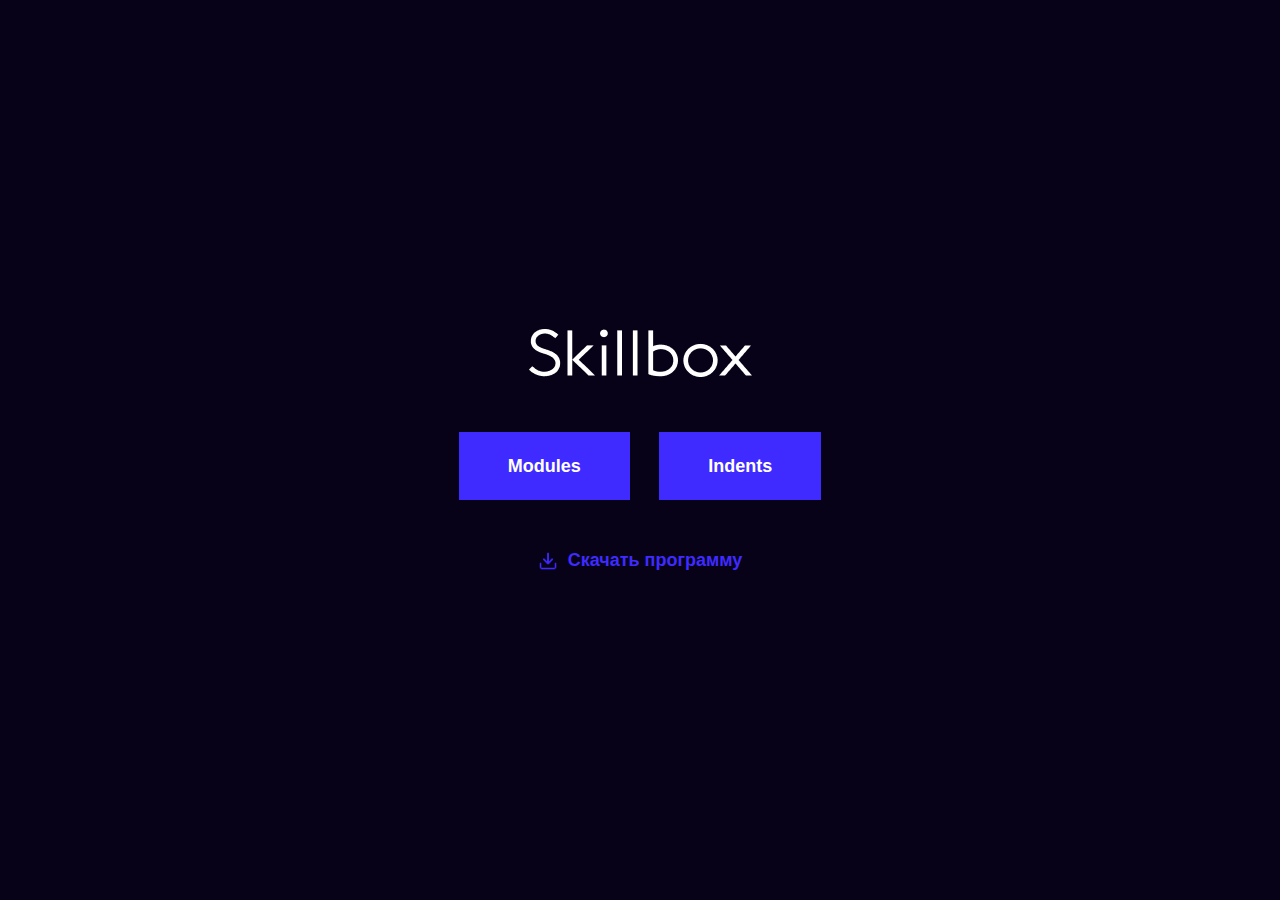
<file: work/index.html>
<!DOCTYPE html>
<html lang="ru">

<head>
  <meta charset="UTF-8">
  <meta name="viewport" content="width=device-width, initial-scale=1.0">
  <title>Index</title>
  <link rel="stylesheet" href="css/normalize.css">
  <link rel="stylesheet" href="css/style.css">
</head>

<body>
<div class="main-content">
  <a href="https://skillbox.ru/" target="_blank">
    <img class="logo" src="img/logo-light.png" alt="Логотип">
  </a>
  <div class="links">
    <a class="link" href="modules.html">Modules</a>
    <a class="link" href="article.html">Indents</a>
  </div>
    <a class="download-link" href="skillbox.docx" download>Скачать программу</a>
</div>
</body>

</html>
</file>
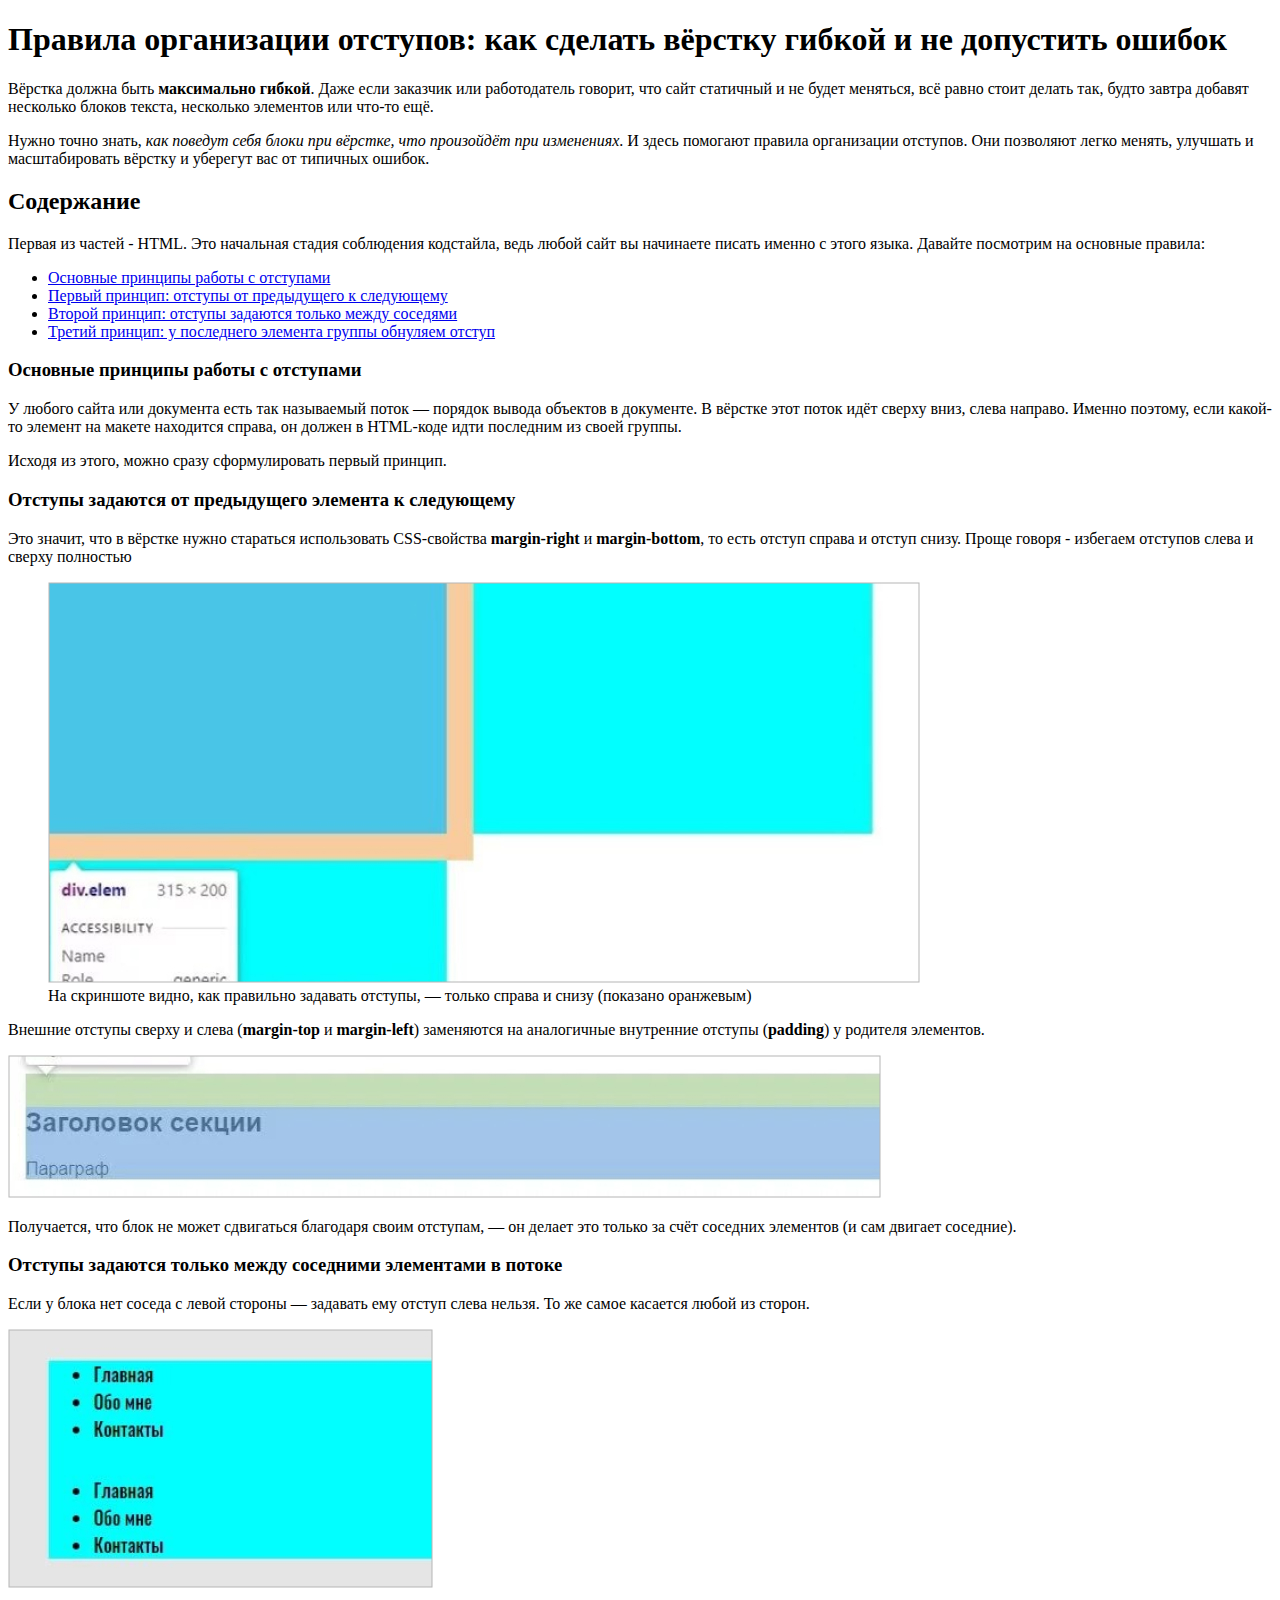
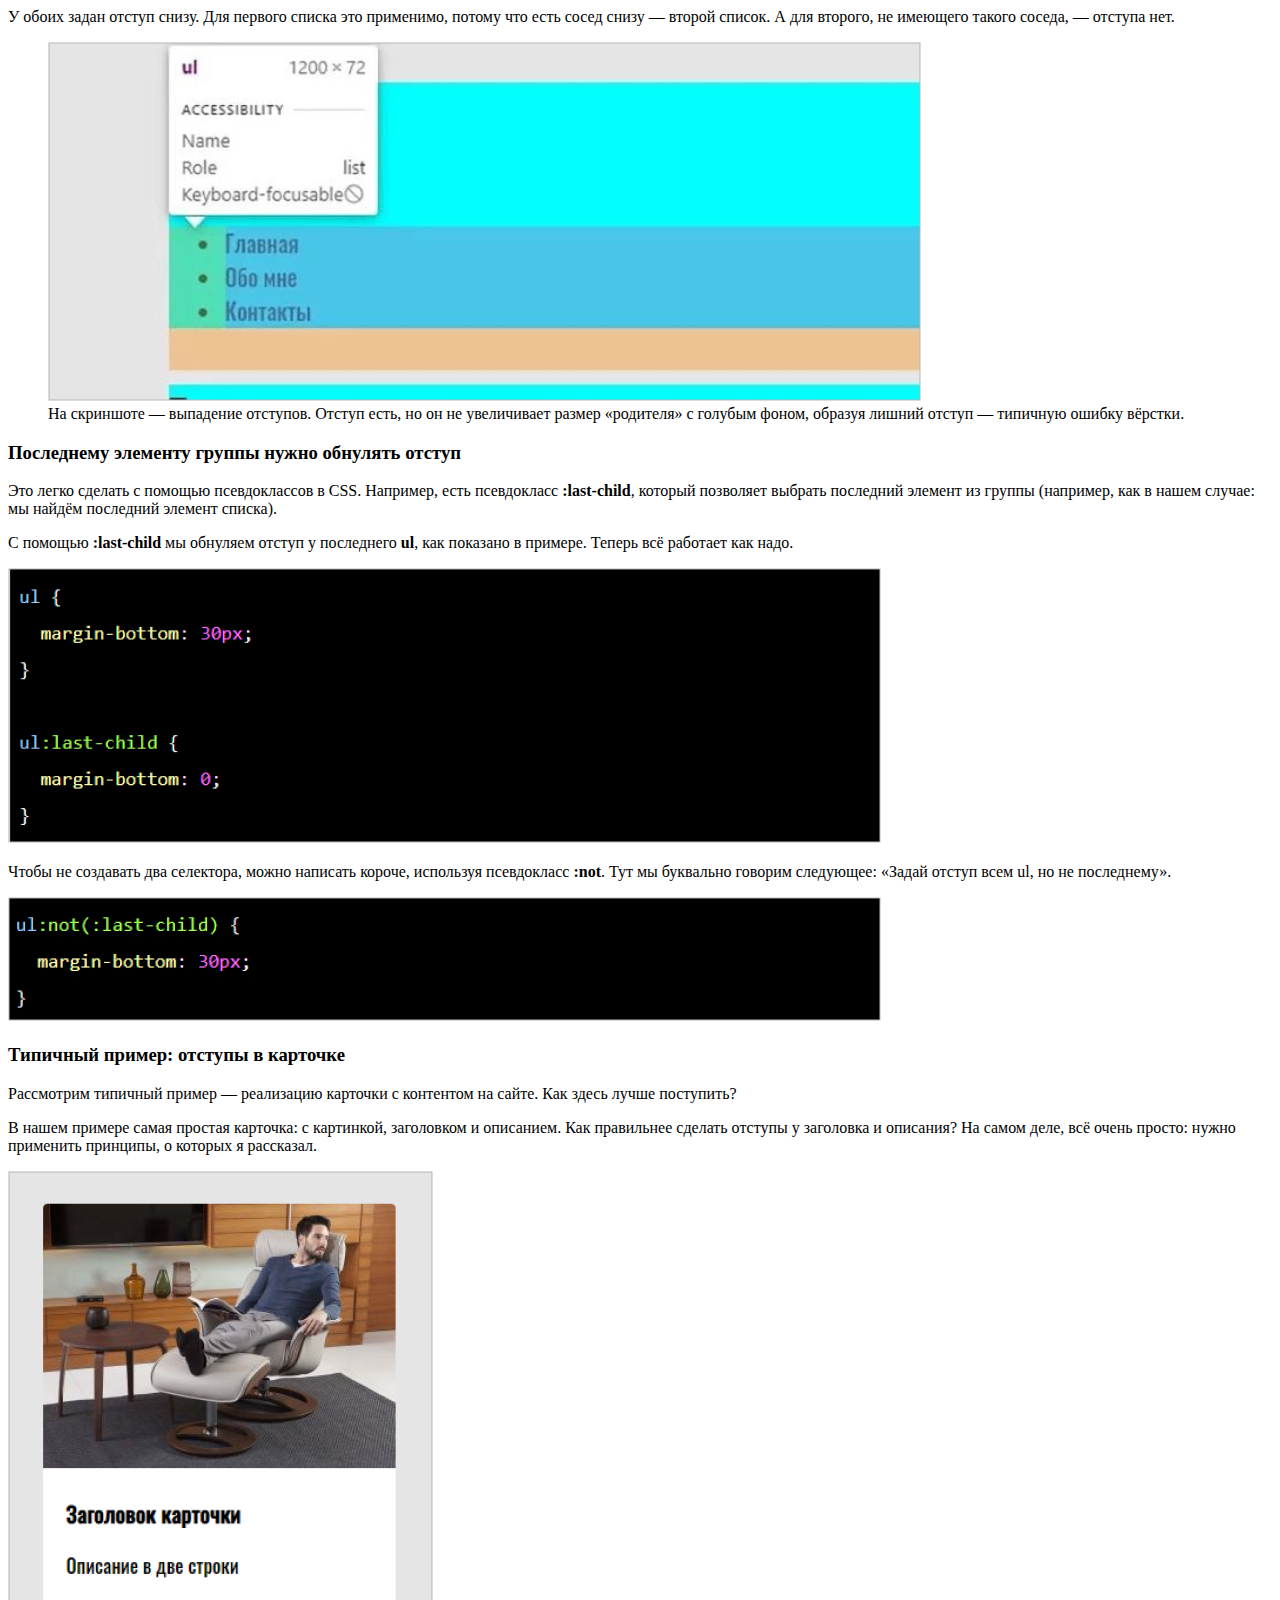
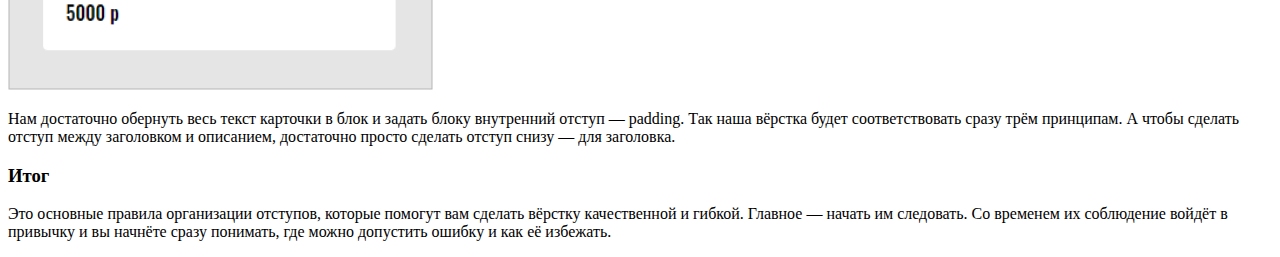
<file: work/article.html>
<!DOCTYPE html>
<html lang="ru">

<head>
  <meta charset="UTF-8">
  <meta name="viewport" content="width=device-width, initial-scale=1.0">
  <title>Indets</title>
</head>

<body>

  <h1><b>Правила организации отступов: </b>как сделать вёрстку гибкой и не допустить ошибок</h1>
  <p>
    Вёрстка должна быть <strong>максимально гибкой</strong>. Даже если заказчик или работодатель говорит, что сайт
    статичный и не будет меняться, всё равно стоит делать так, будто завтра добавят несколько блоков текста, несколько
    элементов или что-то ещё.
  </p>
  <p>
    Нужно точно знать, <i>как поведут себя блоки при вёрстке, что произойдёт при изменениях</i>. И здесь помогают
    правила организации отступов. Они позволяют легко менять, улучшать и масштабировать вёрстку и уберегут вас от
    типичных ошибок.
  </p>

  <h2>Содержание</h2>
  <p>
    Первая из частей - HTML. Это начальная стадия соблюдения кодстайла, ведь любой сайт вы начинаете писать именно с
    этого языка. Давайте посмотрим на основные правила:
  </p>

  <ul>
    <li><a href="main_princip">Основные принципы работы с отступами</a></li>
    <li><a href="first_princip">Первый принцип: отступы от предыдущего к следующему</a></li>
    <li><a href="second_princip">Второй принцип: отступы задаются только между соседями</a></li>
    <li><a href="third_princip">Третий принцип: у последнего элемента группы обнуляем отступ</a></li>
  </ul>

  <div id="main_princip">
    <h3>Основные принципы работы с отступами</h3>
    <p>
      У любого сайта или документа есть так называемый поток — порядок вывода объектов в документе. В вёрстке этот поток
      идёт сверху вниз, слева направо. Именно поэтому, если какой-то элемент на макете находится справа, он должен в
      HTML-коде идти последним из своей группы.
    </p>
    <p>Исходя из этого, можно сразу сформулировать первый принцип.</p>
  </div>

  <div id="first_princip">
    <h3>Отступы задаются от предыдущего элемента к следующему</h3>
    <p>
      Это значит, что в вёрстке нужно стараться использовать CSS-свойства <b>margin-right</b> и <b>margin-bottom</b>, то
      есть отступ справа и отступ снизу. Проще говоря - избегаем отступов слева и сверху полностью
    </p>
    <figure>
      <img src="img/1.jpg" alt="Правильные отступы">
      <figcaption>
        На скриншоте видно, как правильно задавать отступы, — только справа и снизу (показано оранжевым)
      </figcaption>
    </figure>
    <p>
      Внешние отступы сверху и слева (<b>margin-top</b> и <b>margin-left</b>) заменяются на аналогичные внутренние
      отступы (<b>padding</b>) у родителя элементов.
    </p>
    <img src="img/2.jpg" alt="Демонстрация внутренних отступов">
    <p>
      Получается, что блок не может сдвигаться благодаря своим отступам, — он делает это только за счёт соседних
      элементов (и сам двигает соседние).
    </p>
  </div>

  <div id="second_princip">
    <h3>Отступы задаются только между соседними элементами в потоке</h3>
    <p>
      Если у блока нет соседа с левой стороны — задавать ему отступ слева нельзя. То же самое касается любой из сторон.
    </p>
    <img src="img/3.jpg" alt="Два списка с отступом">
    <p>
      У обоих задан отступ снизу. Для первого списка это применимо, потому что есть сосед снизу — второй список. А для
      второго, не имеющего такого соседа, — отступа нет.
    </p>
    <figure>
      <img src="img/4.jpg" alt="На скриншоте — выпадение отступов. Отступ есть, но он не увеличивает размер «родителя» с голубым фоном, образуя
        лишний отступ — типичную ошибку вёрстки.">
      <figcaption>
        На скриншоте — выпадение отступов. Отступ есть, но он не увеличивает размер «родителя» с голубым фоном, образуя
        лишний отступ — типичную ошибку вёрстки.
      </figcaption>
    </figure>
  </div>

  <div id="third_princip">
    <h3>Последнему элементу группы нужно обнулять отступ</h3>
    <p>
      Это легко сделать с помощью псевдоклассов в CSS. Например, есть псевдокласс <b>:last-child</b>, который позволяет
      выбрать последний элемент из группы (например, как в нашем случае: мы найдём последний элемент списка).
    </p>
    <p>
      С помощью <b>:last-child</b> мы обнуляем отступ у последнего <b>ul</b>, как показано в примере. Теперь всё
      работает как надо.
    </p>
    <img src="img/5.jpg" alt="На скриншоте показан синтаксис псевдокласса :last-child ( ul:last-child )">
    <p>
      Чтобы не создавать два селектора, можно написать короче, используя псевдокласс <b>:not</b>. Тут мы буквально
      говорим следующее: «Задай отступ всем ul, но не последнему».
    </p>
    <img src="img/6.jpg" alt="На скриншоте показан синтаксис псевдокласса :not ( ul:not(:last-child) )">
  </div>

  <div>
    <h3>Типичный пример: отступы в карточке</h3>
    <p>
      Рассмотрим типичный пример — реализацию карточки с контентом на сайте. Как здесь лучше поступить?
    </p>
    <p>
      В нашем примере самая простая карточка: с картинкой, заголовком и описанием. Как правильнее сделать отступы у
      заголовка и описания? На самом деле, всё очень просто: нужно применить принципы, о которых я рассказал.
    </p>
    <img src="img/7.jpg" alt="Карточка с картинкой, заголовком и описанием">
    <p>
      Нам достаточно обернуть весь текст карточки в блок и задать блоку внутренний отступ — padding. Так наша вёрстка
      будет соответствовать сразу трём принципам. А чтобы сделать отступ между заголовком и описанием, достаточно просто
      сделать отступ снизу — для заголовка.
    </p>
  </div>

  <div>
    <h3>Итог</h3>
    <p>
      Это основные правила организации отступов, которые помогут вам сделать вёрстку качественной и гибкой. Главное —
      начать им следовать. Со временем их соблюдение войдёт в привычку и вы начнёте сразу понимать, где можно допустить
      ошибку и как её избежать.
    </p>
  </div>

</body>

</html>
</file>
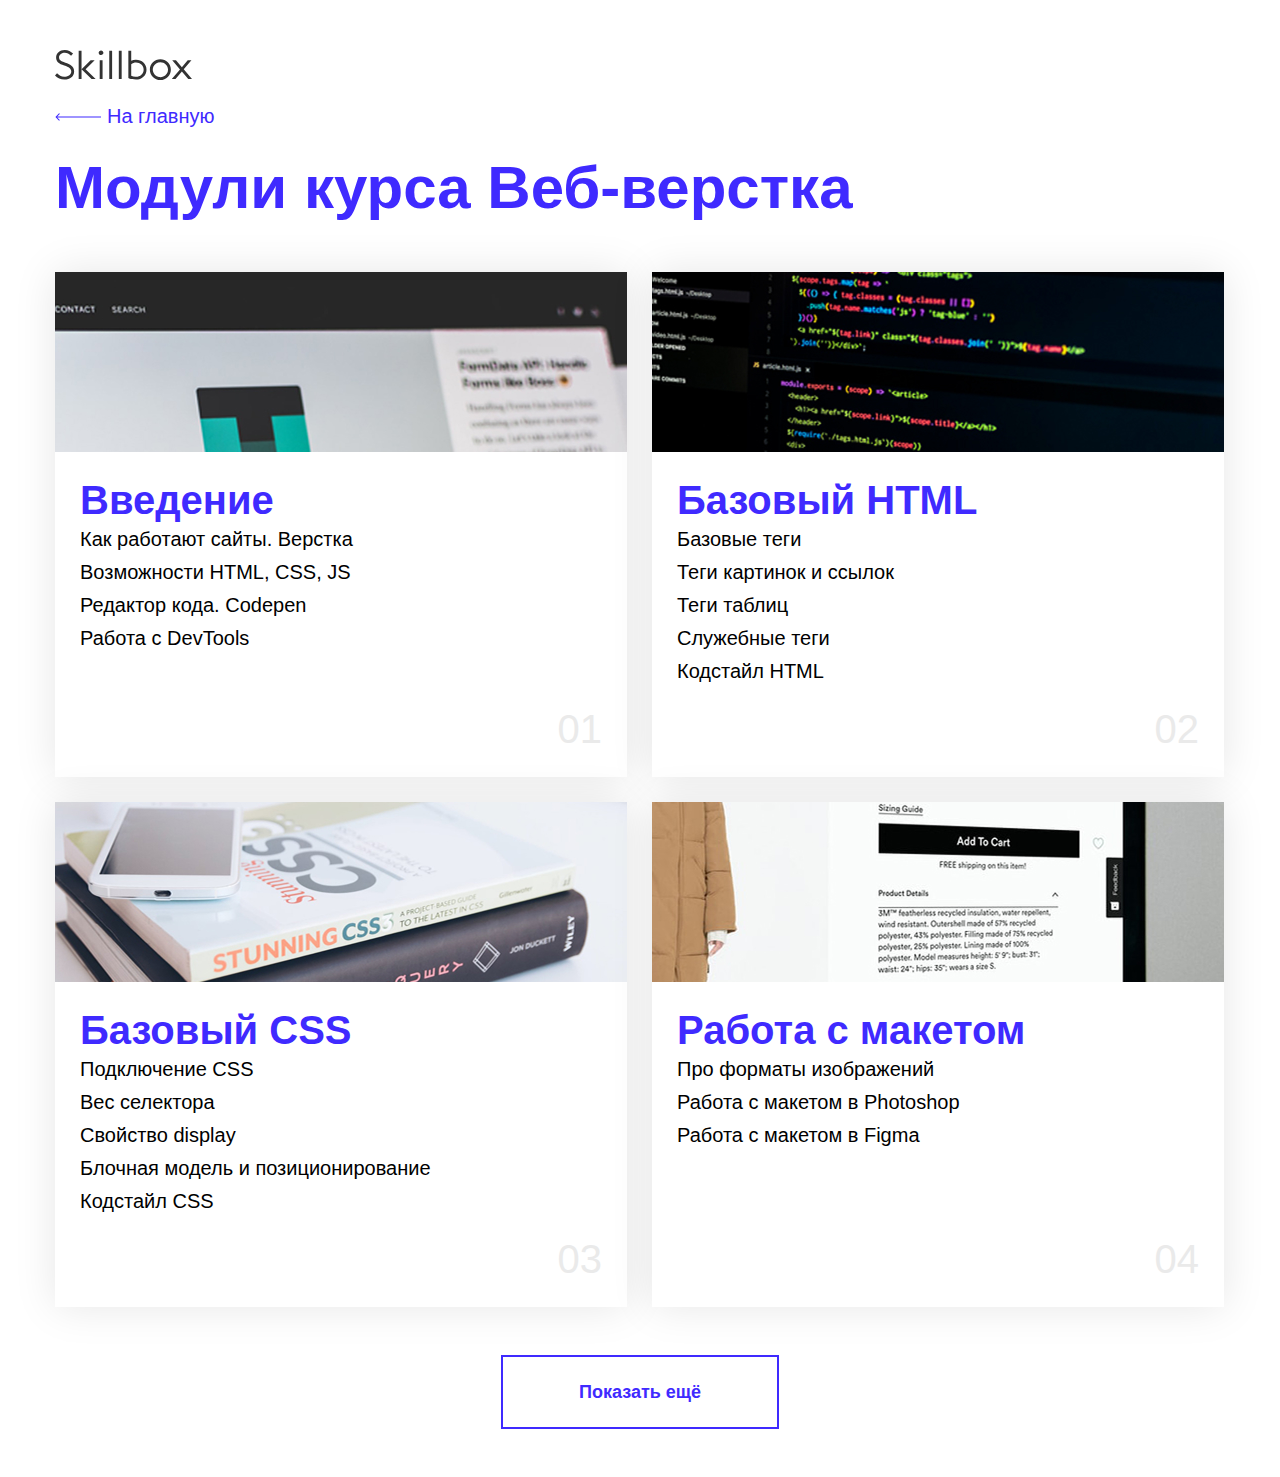
<file: work/modules.html>
<!DOCTYPE html>
<html lang="ru">

<head>
  <meta charset="UTF-8">
  <meta name="viewport" content="width=device-width, initial-scale=1.0">
  <title>Modules</title>
  <link rel="stylesheet" href="css/normalize.css">
  <link rel="stylesheet" href="css/style.css">
</head>

<body>
  <div class="modules-container">
    <img class="logo-img-svg" src="img/Vector.svg" alt="Логотип Skillbox">
    <a class="link-back-home" href="index.html">На главную</a>
    <h1 class="modules-main-title">Модули курса Веб-верстка</h1>
    <ul class="modules-list">
				<li class="card">
					<div class="card-photo photo-1"></div>
					<h2 class="card-title">Введение</h2>
					<ul class="card-list">
						<li class="item">Как работают сайты. Верстка</li>
						<li class="item">Возможности HTML, CSS, JS</li>
						<li class="item">Редактор кода. Codepen</li>
						<li class="item">Работа с DevTools</li>
					</ul>
					<div class="card-page-number">01</div>
				</li>
				<li class="card">
					<div class="card-photo photo-2"></div>
					<h2 class="card-title">Базовый HTML</h2>
					<ul class="card-list">
						<li class="item">Базовые теги</li>
						<li class="item">Теги картинок и ссылок</li>
						<li class="item">Теги таблиц</li>
						<li class="item">Служебные теги</li>
						<li class="item">Кодстайл HTML</li>
					</ul>
					<div class="card-page-number">02</div>
				</li>
				<li class="card">
					<div class="card-photo photo-3"></div>
					<h2 class="card-title">Базовый CSS</h2>
					<ul class="card-list">
						<li class="item">Подключение CSS</li>
						<li class="item">Вес селектора</li>
						<li class="item">Свойство display</li>
						<li class="item">Блочная модель и позиционирование</li>
						<li class="item">Кодстайл CSS</li>
					</ul>
					<div class="card-page-number">03</div>
				</li>
				<li class="card">
					<div class="card-photo photo-4"></div>
					<h2 class="card-title">Работа с макетом</h2>
					<ul class="card-list">
						<li class="item">Про форматы изображений</li>
						<li class="item">Работа с макетом в Photoshop</li>
						<li class="item">Работа с макетом в Figma</li>
					</ul>
					<div class="card-page-number">04</div>
				</li>
			</ul>
			<button class="btn">Показать ещё</button>
  </div>

</body>

</html>
</file>
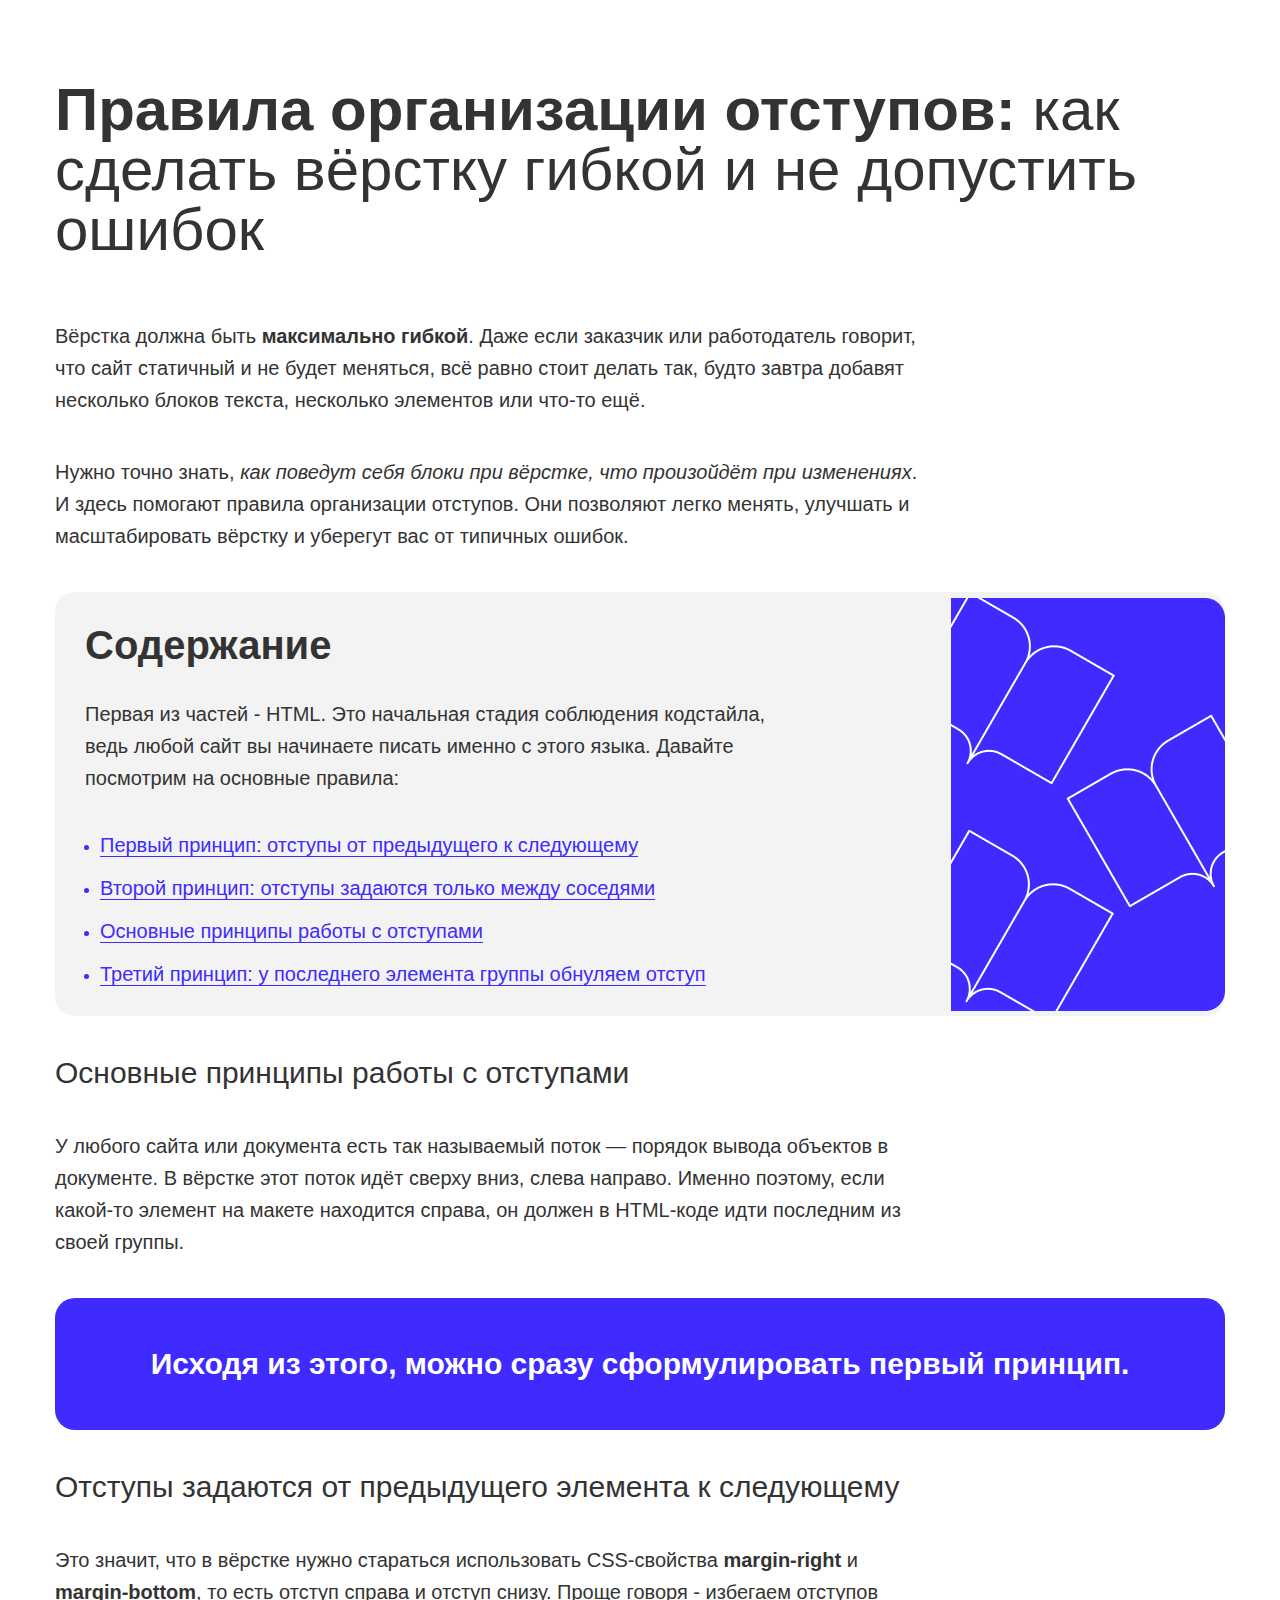
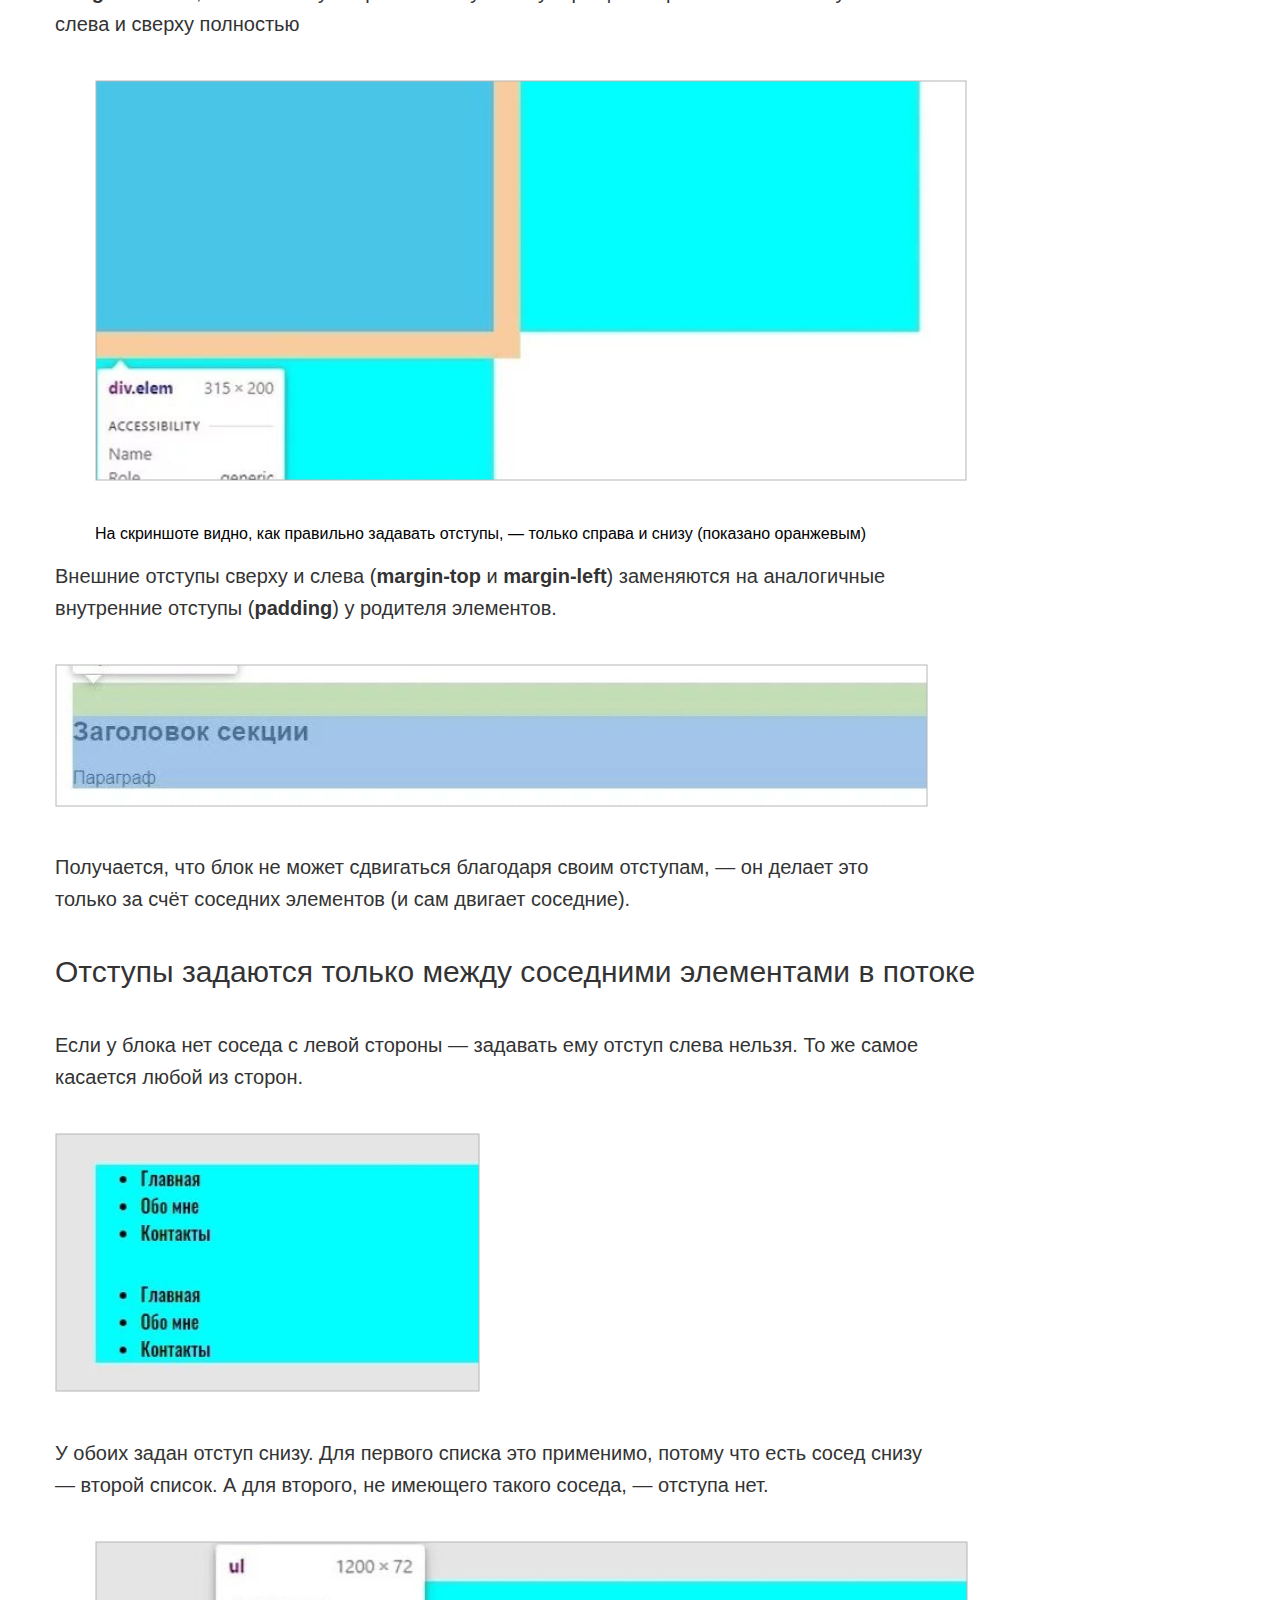
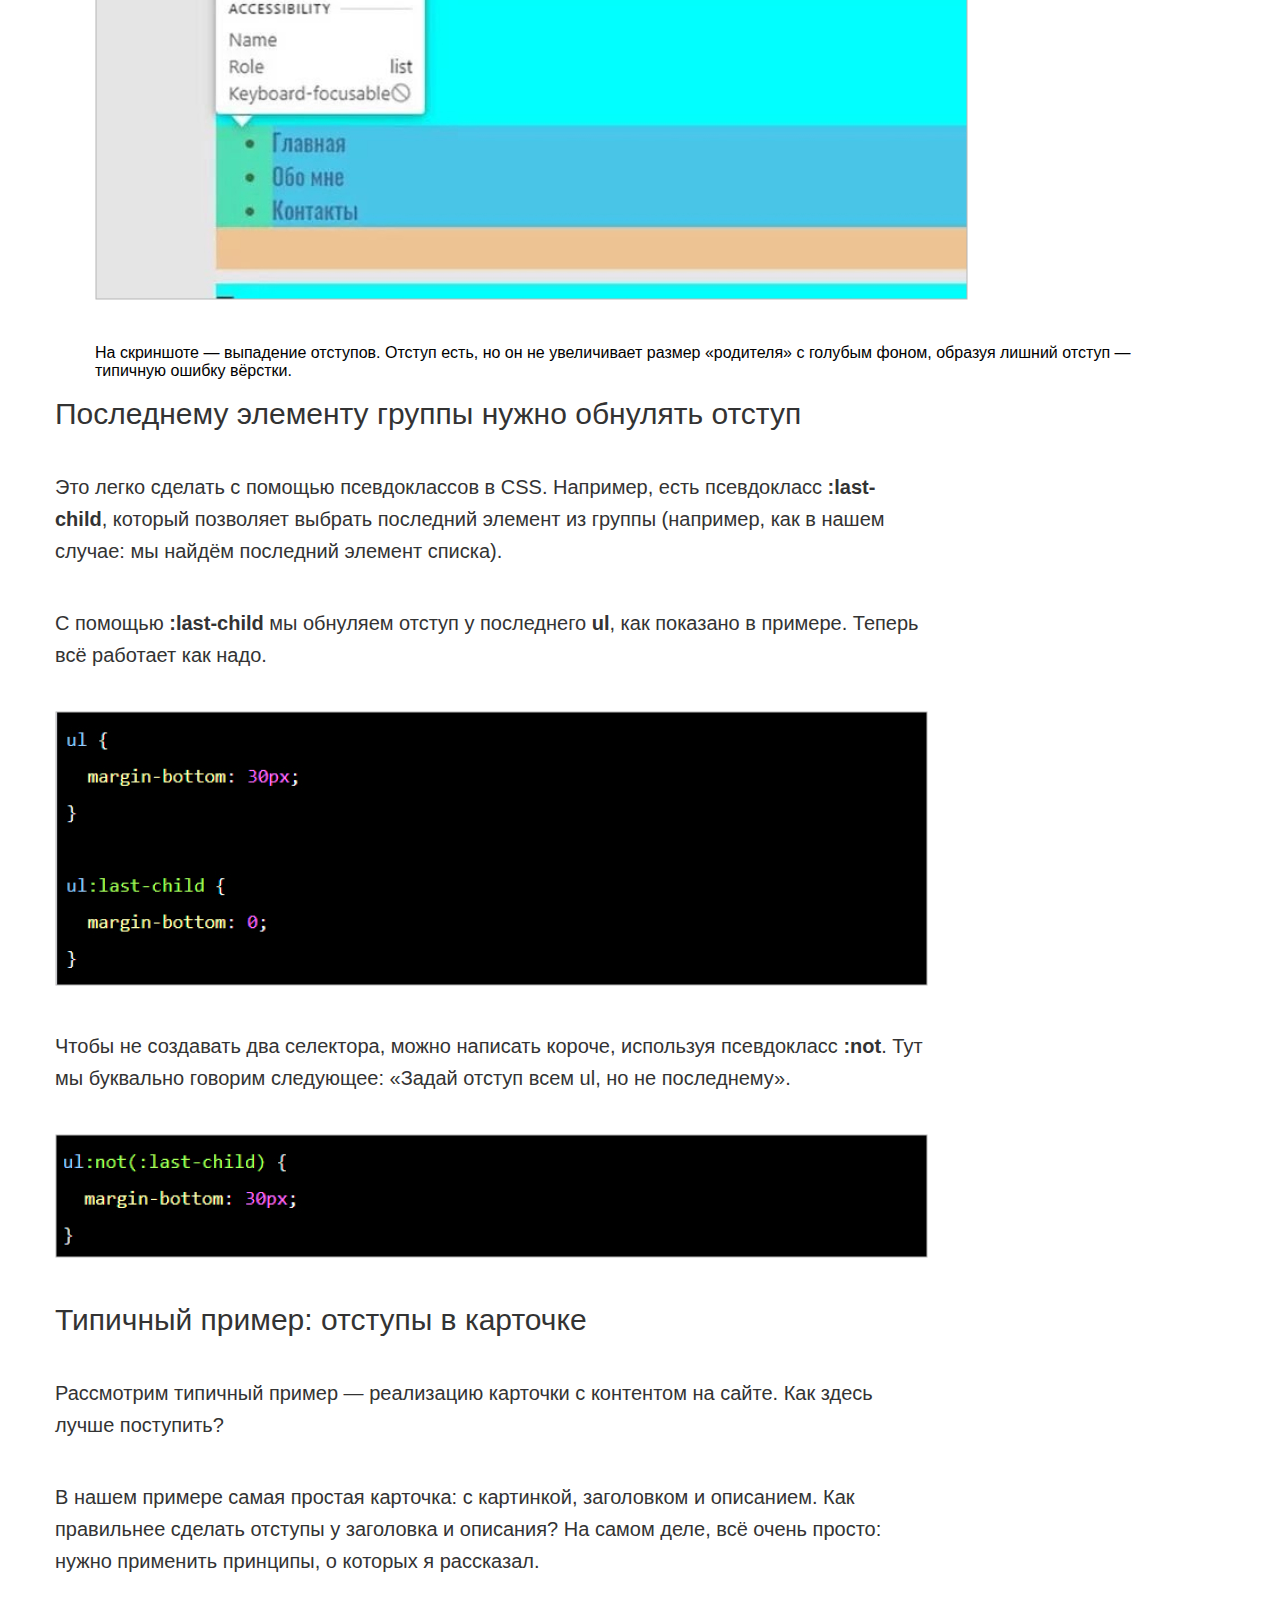
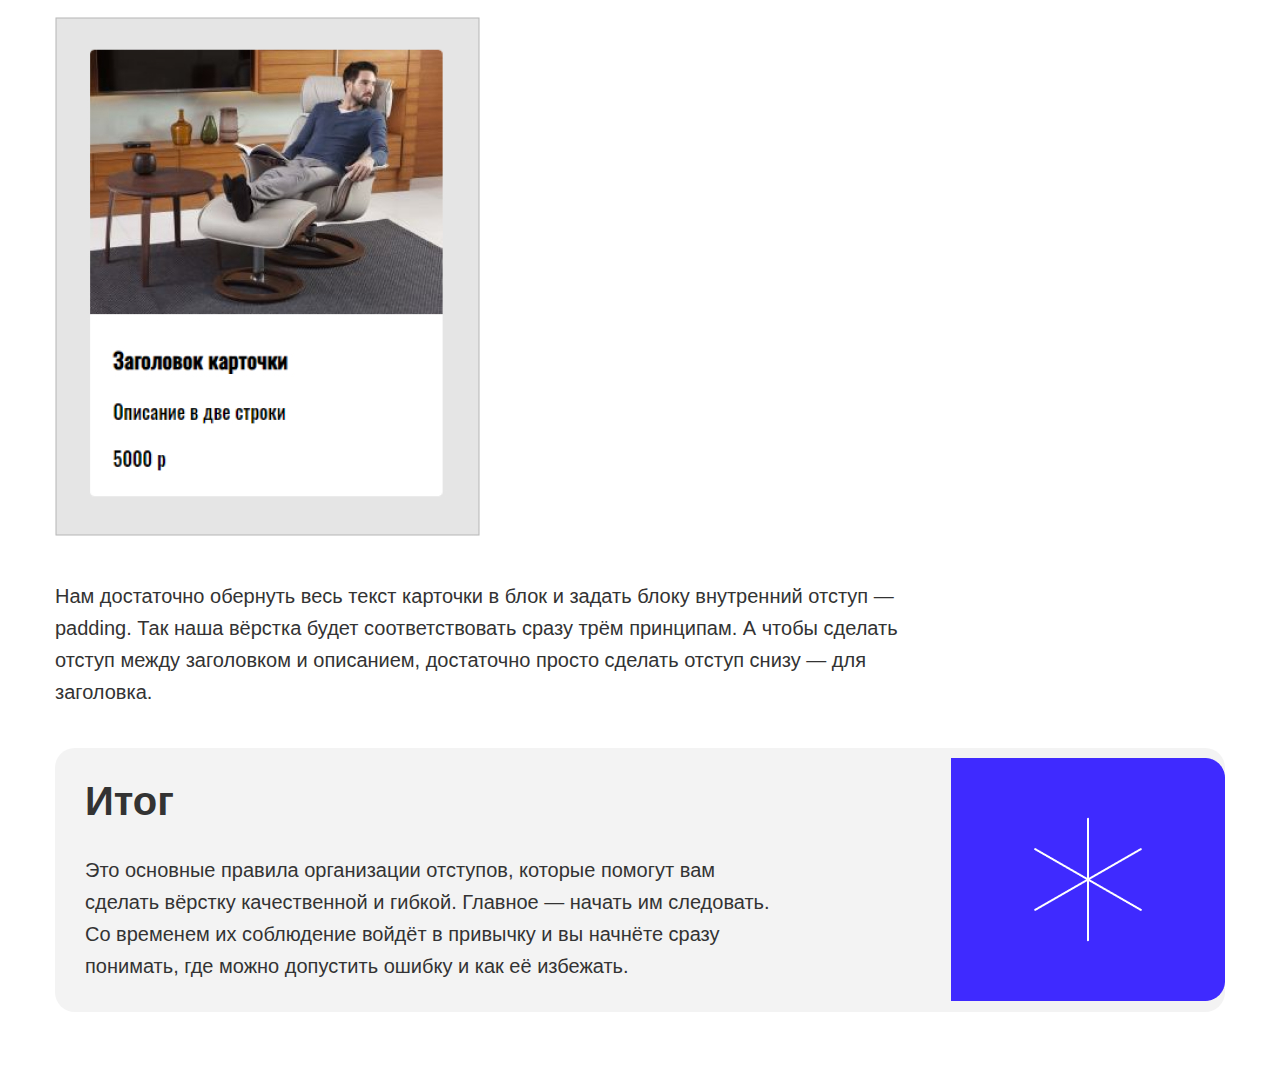
<file: work2/article.html>
<!DOCTYPE html>
<html lang="ru">

<head>
  <meta charset="UTF-8">
  <meta name="viewport" content="width=device-width, initial-scale=1.0">
  <title>Indets</title>
  <link rel="stylesheet" href="css/normalize.css">
  <link rel="stylesheet" href="css/style.css">
</head>

<body>

  <div class="container">
    <h1 class="main-title">
      <b>Правила организации отступов: </b>как сделать вёрстку гибкой и не допустить ошибок
    </h1>

    <p class="text">
      Вёрстка должна быть <strong>максимально гибкой</strong>. Даже если заказчик или работодатель говорит, что сайт
      статичный и не будет меняться, всё равно стоит делать так, будто завтра добавят несколько блоков текста, несколько
      элементов или что-то ещё.
    </p>

    <p class="text">
      Нужно точно знать, <i>как поведут себя блоки при вёрстке, что произойдёт при изменениях</i>. И здесь помогают
      правила организации отступов. Они позволяют легко менять, улучшать и масштабировать вёрстку и уберегут вас от
      типичных ошибок.
    </p>

    <div class="content-box bcg-img-1">
    <h2 class="title">Содержание</h2>
    <p class="text">
      Первая из частей - HTML. Это начальная стадия соблюдения кодстайла, ведь любой сайт вы начинаете писать именно с
      этого языка. Давайте посмотрим на основные правила:
    </p>

    <ul class="list">
      <li class="item"><a href="#first_princip">Первый принцип: отступы от предыдущего к следующему</a></li>
      <li class="item"><a href="#second_princip">Второй принцип: отступы задаются только между соседями</a></li>
      <li class="item"><a href="#main_princip">Основные принципы работы с отступами</a></li>
      <li class="item"><a href="#third_princip">Третий принцип: у последнего элемента группы обнуляем отступ</a></li>
    </ul>
    </div>

    <div id="main_princip">
      <h3 class="second-title">Основные принципы работы с отступами</h3>
      <p class="text">
        У любого сайта или документа есть так называемый поток — порядок вывода объектов в документе. В вёрстке этот поток
        идёт сверху вниз, слева направо. Именно поэтому, если какой-то элемент на макете находится справа, он должен в
        HTML-коде идти последним из своей группы.
      </p>
      <p class="text quote-text">Исходя из этого, можно сразу сформулировать первый принцип.</p>
    </div>

    <div id="first_princip">
      <h3 class="second-title">Отступы задаются от предыдущего элемента к следующему</h3>
      <p class="text">
        Это значит, что в вёрстке нужно стараться использовать CSS-свойства <b>margin-right</b> и <b>margin-bottom</b>, то
        есть отступ справа и отступ снизу. Проще говоря - избегаем отступов слева и сверху полностью
      </p>
      <figure>
        <img src="img/1.jpg" alt="Правильные отступы">
        <figcaption>
          На скриншоте видно, как правильно задавать отступы, — только справа и снизу (показано оранжевым)
        </figcaption>
      </figure>
      <p class="text">
        Внешние отступы сверху и слева (<b>margin-top</b> и <b>margin-left</b>) заменяются на аналогичные внутренние
        отступы (<b>padding</b>) у родителя элементов.
      </p>
      <img src="img/2.jpg" alt="Демонстрация внутренних отступов">
      <p class="text">
        Получается, что блок не может сдвигаться благодаря своим отступам, — он делает это только за счёт соседних
        элементов (и сам двигает соседние).
      </p>
    </div>

    <div id="second_princip">
      <h3 class="second-title">Отступы задаются только между соседними элементами в потоке</h3>
      <p class="text">
        Если у блока нет соседа с левой стороны — задавать ему отступ слева нельзя. То же самое касается любой из сторон.
      </p>
      <img src="img/3.jpg" alt="Два списка с отступом">
      <p class="text">
        У обоих задан отступ снизу. Для первого списка это применимо, потому что есть сосед снизу — второй список. А для
        второго, не имеющего такого соседа, — отступа нет.
      </p>
      <figure>
        <img src="img/4.jpg" alt="На скриншоте — выпадение отступов. Отступ есть, но он не увеличивает размер «родителя» с голубым фоном, образуя
          лишний отступ — типичную ошибку вёрстки.">
        <figcaption>
          На скриншоте — выпадение отступов. Отступ есть, но он не увеличивает размер «родителя» с голубым фоном, образуя
          лишний отступ — типичную ошибку вёрстки.
        </figcaption>
      </figure>
    </div>

    <div id="third_princip">
      <h3 class="second-title">Последнему элементу группы нужно обнулять отступ</h3>
      <p class="text">
        Это легко сделать с помощью псевдоклассов в CSS. Например, есть псевдокласс <b>:last-child</b>, который позволяет
        выбрать последний элемент из группы (например, как в нашем случае: мы найдём последний элемент списка).
      </p>
      <p class="text">
        С помощью <b>:last-child</b> мы обнуляем отступ у последнего <b>ul</b>, как показано в примере. Теперь всё
        работает как надо.
      </p>
      <img src="img/5.jpg" alt="На скриншоте показан синтаксис псевдокласса :last-child ( ul:last-child )">
      <p class="text">
        Чтобы не создавать два селектора, можно написать короче, используя псевдокласс <b>:not</b>. Тут мы буквально
        говорим следующее: «Задай отступ всем ul, но не последнему».
      </p>
      <img src="img/6.jpg" alt="На скриншоте показан синтаксис псевдокласса :not ( ul:not(:last-child) )">
    </div>

    <div>
      <h3 class="second-title">Типичный пример: отступы в карточке</h3>
      <p class="text">
        Рассмотрим типичный пример — реализацию карточки с контентом на сайте. Как здесь лучше поступить?
      </p>
      <p class="text">
        В нашем примере самая простая карточка: с картинкой, заголовком и описанием. Как правильнее сделать отступы у
        заголовка и описания? На самом деле, всё очень просто: нужно применить принципы, о которых я рассказал.
      </p>
      <img src="img/7.jpg" alt="Карточка с картинкой, заголовком и описанием">
      <p class="text">
        Нам достаточно обернуть весь текст карточки в блок и задать блоку внутренний отступ — padding. Так наша вёрстка
        будет соответствовать сразу трём принципам. А чтобы сделать отступ между заголовком и описанием, достаточно просто
        сделать отступ снизу — для заголовка.
      </p>
    </div>

    <div class="content-box bcg-img-2">
      <h2 class="title">Итог</h2>
      <p class="text">
        Это основные правила организации отступов, которые помогут вам сделать вёрстку качественной и гибкой. Главное —
        начать им следовать. Со временем их соблюдение войдёт в привычку и вы начнёте сразу понимать, где можно допустить
        ошибку и как её избежать.
      </p>
    </div>
  </div>

</body>

</html>
</file>
<file: lionic_finish/css/style.css>
html {
    box-sizing: border-box;
}

*,
*::before,
*::after {
    box-sizing: inherit;
}

a {
    color: inherit;
    text-decoration: none;
}

img {
    max-width: 100%;
}

body {
    min-width: 1200px;
    font-family: 'font', sans-serif;
}

.list-reset {
    margin: 0;
    padding: 0;
    list-style: none;
}

.btn-reset {
    padding: 0;
    border: none;
    background-color: transparent;
    cursor: pointer;
}

.flex {
    display: flex;
}

.container {
    width: 1200px;
    padding: 0 15px;
    margin: 0 auto;
}

/* section */
.section-title {
    margin: 0;
    margin-bottom: 40px;
}

.section-descr {
    margin: 0;
    margin-bottom: 50px;
}

.section-offset {
    padding-top: 87px;
    padding-bottom: 160px;
}

/* header */
.header {
    padding: 36px 0;
}

.header-container {
    align-items: center;
}

.header-logo {
    margin-right: auto;
}

.header-nav {
    margin-right: 52px;
}

.header-list-item:not(:last-child) {
    margin-right: 52px;
}

/* hero */
.hero {
    padding: 100px 0 ;
}

.hero-content {
    max-width: 50%;
    flex-direction: column;
    align-items: flex-start;
}

.hero-title {
    margin: 0;
    margin-bottom: 25px;
}

.hero-descr {
    margin: 0;
    margin-bottom: 34px;
}

.hero-btn {
    margin-bottom: 14px;
}

/* services */
.services-title {
    text-align: center;
}

.services-descr {
    text-align: center;
}

.serices-item {
    flex-direction: column;
    align-items: center;
    padding: 30px;
    width: 270px;
    outline: 1px solid gray;
}

.serices-item:not(:nth-child(4n)) {
    margin-right: 30px;
}

.services-item-icon {
    margin-bottom: 25px;
}

.services-item-title {
    margin: 0;
    margin-bottom: 15px;
}

.services-item-descr {
    margin: 0;
    text-align: center ;
}

/* articles */
.articles-list {
    flex-wrap: wrap;
}

.articles-item {
    width: 570px;
    outline: 1px solid gray;
    margin-bottom: 30px;
}

.articles-item:not(:nth-child(2n)) {
    margin-right: 30px;
}

.blog-preview-image {
    object-fit: cover;
}

.blog-preview-text {
    padding: 30px;
}

.blog-preview-time {
    display: block;
    margin-bottom: 5px;
}

.blog-preview-title {
    margin: 0;
    margin-bottom: 15px;
}

.blog-preview-descr {
    margin: 0;
}

/* clients */
.clients-item {
    flex-direction: column;
    width: 370px;
    padding: 50px 36px;
    padding-bottom: 30px;
    outline: 1px solid gray;
}

.clients-item:not(:nth-child(3n)) {
    margin-right: 30px;
}

.clients-descr {
    margin: 0;
    margin-bottom: 30px;
}

.clients-user {
    margin-top: auto;
    align-items: center;
}

.clients-avatar {
    flex-shrink: 0;
    width: 67px;
    margin-right: 17px;
}

.clients-name {
    margin-bottom: 5px;
}

/* contacts */
.contacts-adress {
    font-style: normal;
}

.contacts-item {
    flex-direction: column;
    width: 370px;
    outline: 1px solid gray;
}

.contacts-item:not(:nth-child(3n)) {
    margin-right: 30px;
}

.contacts-item-caption {
    margin-bottom: 30px;
}

.contacts-item-text {
    margin: 0;
}

.contacts-item-link:not(:nth-child(3n)) {
    margin-bottom: 5px;
}

/* footer */
.footer {
    padding: 42px 0;
}
</file>
<file: work/css/style.css>
html {
	box-sizing: border-box;
}

*,
*::before,
*::after {
	box-sizing: inherit;
}

a {
	color: inherit;
	text-decoration: none;
}

img {
	max-width: 100%;
  margin-bottom: 40px;
}

body {
	font-family: Arial, Helvetica, sans-serif;
}

.main-content {
  display: flex;
  flex-direction: column;
  align-items: center;
  justify-content: center;
  min-height: 100vh;
  color: #fff;
  background-color: #070217;
}

.logo {
  display: inline-block;
  margin-bottom: 50px;
}

.links {
  margin-bottom: 50px;
}

.link {
  display: inline-block;
  padding: 24px 49px;
  font-weight: 700;
  font-size: 18px;
  background-color: #3f2aff;
}

.download-link {
  padding-left: 30px;
  font-weight: 700;
  font-size: 18px;
  color: #3f2aff;
  background-image: url("../img/download.png");
  background-position: left center;
  background-size: 20px 20px;
  background-repeat: no-repeat;
}

.link:not(:last-child) {
  margin-right: 25px;
}

.container {
  width: 1170px;
  padding: 80px 0;
  margin: 0 auto;
}

.main-title {
  margin: 0;
  margin-bottom: 60px;
  font-size: 60px;
  line-height: 1;
  font-weight: 400;
  color: #333;
}

.text {
  margin: 0;
  font-weight: 400;
  font-size: 20px;
  line-height: 32px;
  color: #333;
  margin-bottom: 40px;
  max-width: 870px;
}

.title {
  margin: 0;
  margin-bottom: 30px;
  font-size: 40px;
  line-height: 46px;
  color: #333;
}

.second-title {
  margin: 0;
  margin-bottom: 40px;
  font-weight: 400;
  font-size: 30px;
  line-height: 34px;
  color: #333;
}

.quote-text {
  padding: 50px 95px;
  max-width: 100%;
  border-radius: 20px;
  font-weight: 700;
  font-size: 30px;
  color: #fff;
  background-color: #3f2aff;
  text-align: center;
}

.content-box {
  padding: 30px;
  border-radius: 20px;
  background-color: #f3f3f3;
  background-position: right center;
  background-repeat: no-repeat;
}

.content-box:not(:last-child) {
  margin-bottom: 40px;
}

.content-box .text {
  margin-bottom: 10px;
  width: 692px;
}

.content-box > *:last-child {
  margin-bottom: 0;
}

.bcg-img-1 {
  background-image: url("../img/decorate-1.png");
}

.bcg-img-2 {
  background-image: url("../img/decorate-2.png");
}

.list {
  margin: 0;
  margin-top: 40px;
  padding-left: 15px;
}

.item::marker {
  color: #3f2aff;
}

.item a {
  border-bottom: 1px solid #3f2aff;
  font-size: 20px;
  color: #3f2aff;
}

.item:not(:last-child) {
  margin-bottom: 20px;
}

.img {
  margin-bottom: 40px;
}

.figure-img {
  display: inline-block;
  margin: 0 0 40px 0;
  width: 872px;
  font-size: 0;
}

.figure-img figcaption {
  margin: 0;
  padding: 19px 0;
  border: 1px solid #b6b6b6;
  font-weight: 400;
  font-size: 14px;
  text-align: center;
}

.modules-container {
	max-width: 1170px;
	margin: 0 auto;
	padding: 50px 0;
}

.logo-img-svg {
  display: block;
	margin-bottom: 25px;
}

.link-back-home {
  display: block;
  font-size: 20px;
  color: #3F2AFF;
  padding-left: 52px;
	margin-bottom: 25px;
  background-image: url("../img/arrow.svg");
	background-position: left center;
	background-repeat: no-repeat;
}

.modules-main-title {
  margin: 0;
  font-size: 60px;
  color: #3F2AFF;
  margin-bottom: 50px;
}

.modules-list {
	list-style: none;
	margin: 0;
	margin-bottom: 50px;
	padding: 0;
	font-size: 0;
}

.modules-list::after {
  display: table;
	clear: both;
	content: "";
}

.card {
  margin: 0;
	position: relative;
	float: left;
	height: 505px;
	width: 572px;
	background-color: #fff;
	box-shadow: 0 0 40px rgba(0, 0, 0, 0.1);
	padding: 25px;
}

.card:nth-child(odd) {
	margin-right: 25px;
}

.card:nth-child(1) {
	margin-bottom: 25px;
}

.card:nth-child(2) {
	margin-bottom: 25px;
}

.card-photo {
	margin: -25px;
	margin-bottom: 25px;
  width: 572px;
	height: 180px;
	background-position: top center;
	background-repeat: no-repeat;
}

.card-title {
	font-size: 40px;
	color: #3f2aff;
	margin: 0;
}

.card-list {
  margin: 0;
	font-size: 0px;
	margin-bottom: 50px;
	padding: 0;
	list-style: none;
}

.card-list .item {
	margin: 0;
	line-height: 165%;
	font-size: 20px;
}

.card-page-number {
	position: absolute;
  font-size: 40px;
	color: #eaeaea;
	bottom: 25px;
	right: 25px;
}

.photo-1 {
	background-image: url("../img/photo-1.jpg");
}

.photo-2 {
	background-image: url("../img/photo-2.jpg");
}

.photo-3 {
	background-image: url("../img/photo-3.jpg");
}

.photo-4 {
	background-image: url("../img/photo-4.jpg");
}

.btn {
	display: block;
  width: 274px;
  height: 70px;
	padding: 25px 75px;
	margin: 0 auto;
  font-size: 18px;
	font-weight: bold;
	color: #3f2aff;
	outline: 2px solid #3f2aff;
	border: none;
	line-height: 1;
	background-color: transparent;
}
</file>
<file: work2/css/style.css>
html {
	box-sizing: border-box;
}

*,
*::before,
*::after {
	box-sizing: inherit;
}

a {
	color: inherit;
	text-decoration: none;
}

img {
	max-width: 100%;
  margin-bottom: 40px;
}

body {
	font-family: Arial, Helvetica, sans-serif;
}

.main-content {
  display: flex;
  flex-direction: column;
  align-items: center;
  justify-content: center;
  min-height: 100vh;
  color: #fff;
  background-color: #070217;
}

.logo {
  display: inline-block;
  margin-bottom: 50px;
}

.links {
  margin-bottom: 50px;
}

.link {
  display: inline-block;
  padding: 24px 49px;
  font-weight: 700;
  font-size: 18px;
  background-color: #3f2aff;
}

.download-link {
  padding-left: 30px;
  font-weight: 700;
  font-size: 18px;
  color: #3f2aff;
  background-image: url("../img/download.png");
  background-position: left center;
  background-size: 20px 20px;
  background-repeat: no-repeat;
}

.link:not(:last-child) {
  margin-right: 25px;
}

.container {
  width: 1170px;
  padding: 80px 0;
  margin: 0 auto;
}

.main-title {
  margin: 0;
  margin-bottom: 60px;
  font-size: 60px;
  line-height: 1;
  font-weight: 400;
  color: #333;
}

.text {
  margin: 0;
  font-weight: 400;
  font-size: 20px;
  line-height: 32px;
  color: #333;
  margin-bottom: 40px;
  max-width: 870px;
}

.title {
  margin: 0;
  margin-bottom: 30px;
  font-size: 40px;
  line-height: 46px;
  color: #333;
}

.second-title {
  margin: 0;
  margin-bottom: 40px;
  font-weight: 400;
  font-size: 30px;
  line-height: 34px;
  color: #333;
}

.quote-text {
  padding: 50px 95px;
  max-width: 100%;
  border-radius: 20px;
  font-weight: 700;
  font-size: 30px;
  color: #fff;
  background-color: #3f2aff;
  text-align: center;
}

.content-box {
  padding: 30px;
  border-radius: 20px;
  background-color: #f3f3f3;
  background-position: right center;
  background-repeat: no-repeat;
}

.content-box:not(:last-child) {
  margin-bottom: 40px;
}

.content-box .text {
  margin-bottom: 10px;
  width: 692px;
}

.content-box > *:last-child {
  margin-bottom: 0;
}

.bcg-img-1 {
  background-image: url("../img/decorate-1.png");
}

.bcg-img-2 {
  background-image: url("../img/decorate-2.png");
}

.list {
  margin: 0;
  margin-top: 40px;
  padding-left: 15px;
}

.item::marker {
  color: #3f2aff;
}

.item a {
  border-bottom: 1px solid #3f2aff;
  font-size: 20px;
  color: #3f2aff;
}

.item:not(:last-child) {
  margin-bottom: 20px;
}

.img {
  margin-bottom: 40px;
}

.figure-img {
  display: inline-block;
  margin: 0 0 40px 0;
  width: 872px;
  font-size: 0;
}

.figure-img figcaption {
  padding: 19px 0;
  border: 1px solid #b6b6b6;
  border-top: none;
  font-weight: 400;
  font-size: 14px;
  text-align: center;
}
</file>
